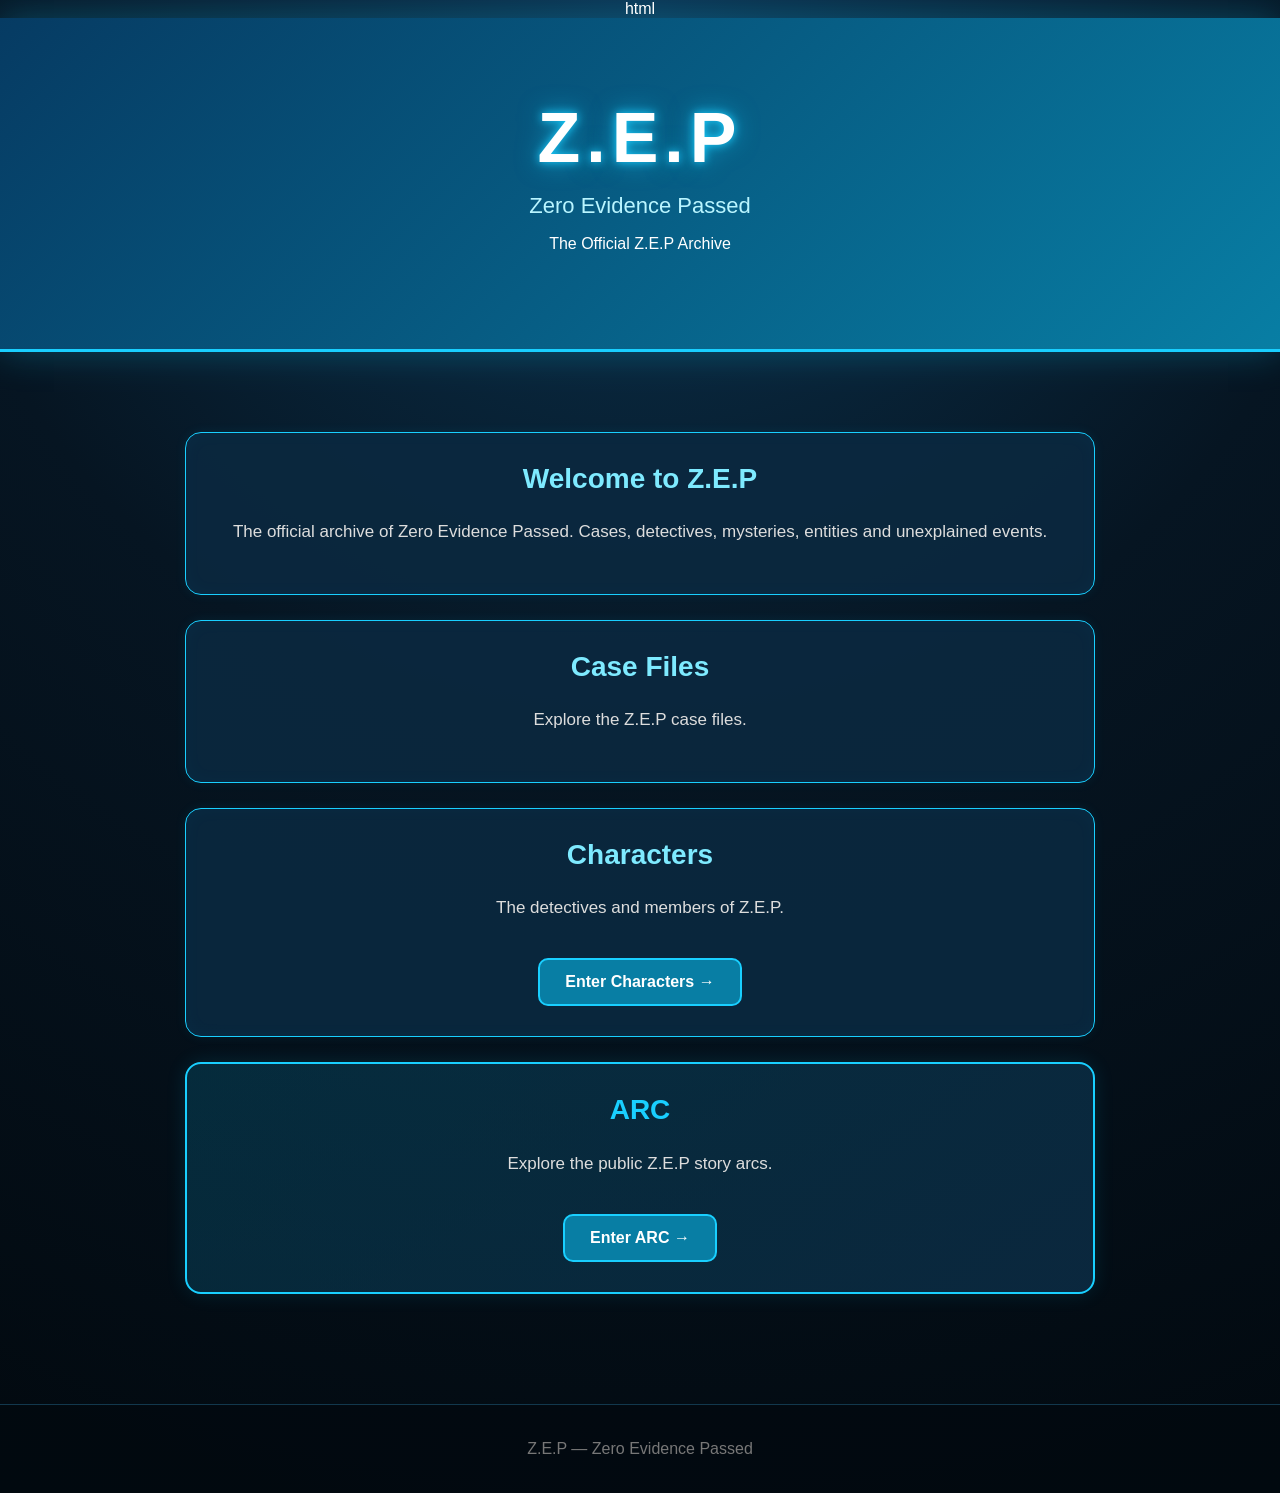
<file: index.html>
html
<!DOCTYPE html>
<html lang="en">
<head>
    <meta charset="UTF-8">
    <meta name="viewport" content="width=device-width, initial-scale=1.0">

    <title>Z.E.P — Zero Evidence Passed</title>

    <link rel="icon" type="image/png"
        href="ChatGPT%20Image%2027%20sept.%202026,%2023_31_23.png">

    <!-- Z.E.P Website Styles -->
    <link rel="stylesheet" href="style.css">
</head>

<body>

    <header>
        <h1>Z.E.P</h1>

        <p class="subtitle">
            Zero Evidence Passed
        </p>

        <p>
            The Official Z.E.P Archive
        </p>
    </header>

    <section>

        <div class="card">
            <h2>Welcome to Z.E.P</h2>

            <p>
                The official archive of Zero Evidence Passed.
                Cases, detectives, mysteries, entities and unexplained events.
            </p>
        </div>


        <div class="card">
            <h2>Case Files</h2>

            <p>
                Explore the Z.E.P case files.
            </p>
        </div>


        <div class="card">
            <h2>Characters</h2>

            <p>
                The detectives and members of Z.E.P.
            </p>

            <a class="button" href="characters.html">
                Enter Characters →
            </a>
        </div>


        <div class="card arc-card">
            <h2>ARC</h2>

            <p>
                Explore the public Z.E.P story arcs.
            </p>

            <a class="button" href="arcs.html">
                Enter ARC →
            </a>
        </div>

    </section>


    <footer>
        Z.E.P — Zero Evidence Passed
    </footer>

</body>
</html>
</file>
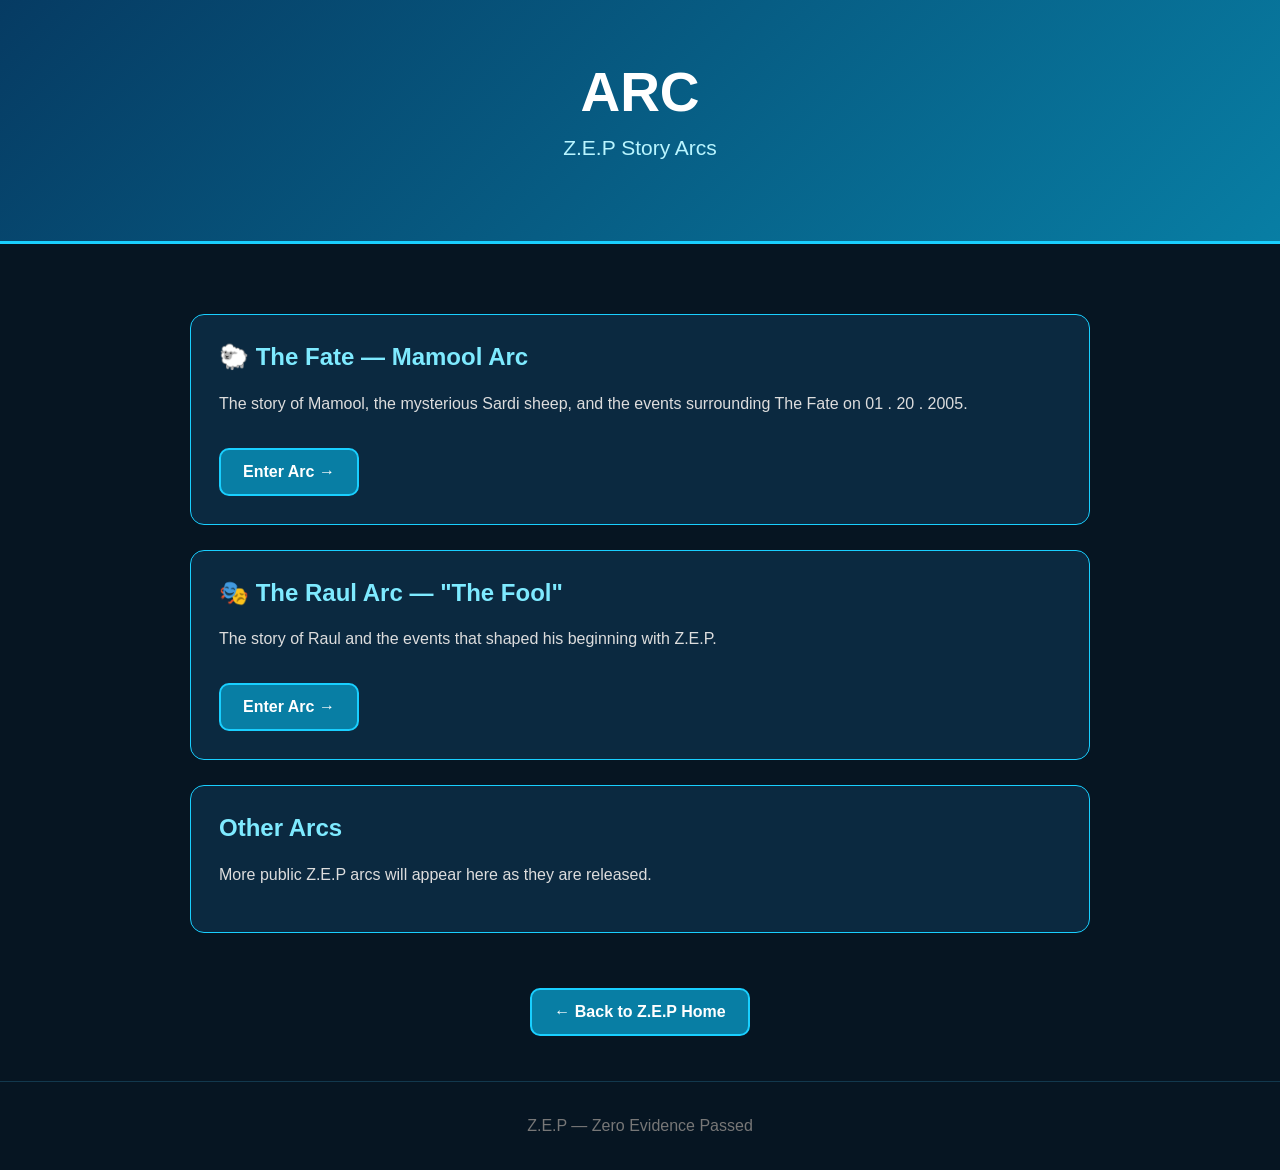
<file: arcs.html>
<!DOCTYPE html>
<html lang="en">
<head>
    <meta charset="UTF-8">
    <meta name="viewport" content="width=device-width, initial-scale=1.0">

    <title>Z.E.P — Arcs</title>

    <link rel="icon" type="image/png" href="ChatGPT%20Image%2027%20sept.%202026,%2023_31_23.png">

    <style>
        body {
            margin: 0;
            font-family: Arial, sans-serif;
            background: #061522;
            color: white;
        }

        header {
            padding: 60px 20px;
            text-align: center;
            background: linear-gradient(135deg, #063b63, #087ea4);
            border-bottom: 3px solid #19cfff;
        }

        h1 {
            font-size: 55px;
            margin: 0;
        }

        .subtitle {
            color: #b9f5ff;
            font-size: 21px;
            margin-top: 12px;
        }

        section {
            max-width: 900px;
            margin: auto;
            padding: 45px 20px;
        }

        .arc {
            background: #0b2940;
            border: 1px solid #19cfff;
            border-radius: 14px;
            padding: 28px;
            margin: 25px 0;
        }

        .arc h2 {
            color: #7eeaff;
            margin-top: 0;
        }

        .arc p {
            color: #dddddd;
            line-height: 1.6;
        }

        .button {
            display: inline-block;
            margin-top: 15px;
            padding: 13px 22px;
            background: #087ea4;
            border: 2px solid #19cfff;
            border-radius: 10px;
            color: white;
            text-decoration: none;
            font-weight: bold;
        }

        .button:hover {
            background: #19cfff;
            color: #061522;
        }

        .back {
            text-align: center;
            margin-top: 40px;
        }

        footer {
            text-align: center;
            padding: 35px;
            color: #777;
            border-top: 1px solid #12384d;
        }
    </style>
</head>

<body>

<header>
    <h1>ARC</h1>
    <p class="subtitle">Z.E.P Story Arcs</p>
</header>

<section>

    <!-- MAMOOL ARC -->

    <div class="arc">
        <h2>🐑 The Fate — Mamool Arc</h2>

        <p>
            The story of Mamool, the mysterious Sardi sheep,
            and the events surrounding The Fate on 01 . 20 . 2005.
        </p>

        <a class="button" href="mamool.html">
            Enter Arc →
        </a>
    </div>


    <!-- RAUL ARC -->

    <div class="arc">
        <h2>🎭 The Raul Arc — "The Fool"</h2>

        <p>
            The story of Raul and the events that shaped
            his beginning with Z.E.P.
        </p>

        <a class="button" href="raul.html">
            Enter Arc →
        </a>
    </div>


    <!-- OTHER ARCS -->

    <div class="arc">
        <h2>Other Arcs</h2>

        <p>
            More public Z.E.P arcs will appear here as they are released.
        </p>
    </div>


    <!-- BACK BUTTON -->

    <div class="back">
        <a class="button" href="index.html">
            ← Back to Z.E.P Home
        </a>
    </div>

</section>

<footer>
    Z.E.P — Zero Evidence Passed
</footer>

</body>
</html>
</file>
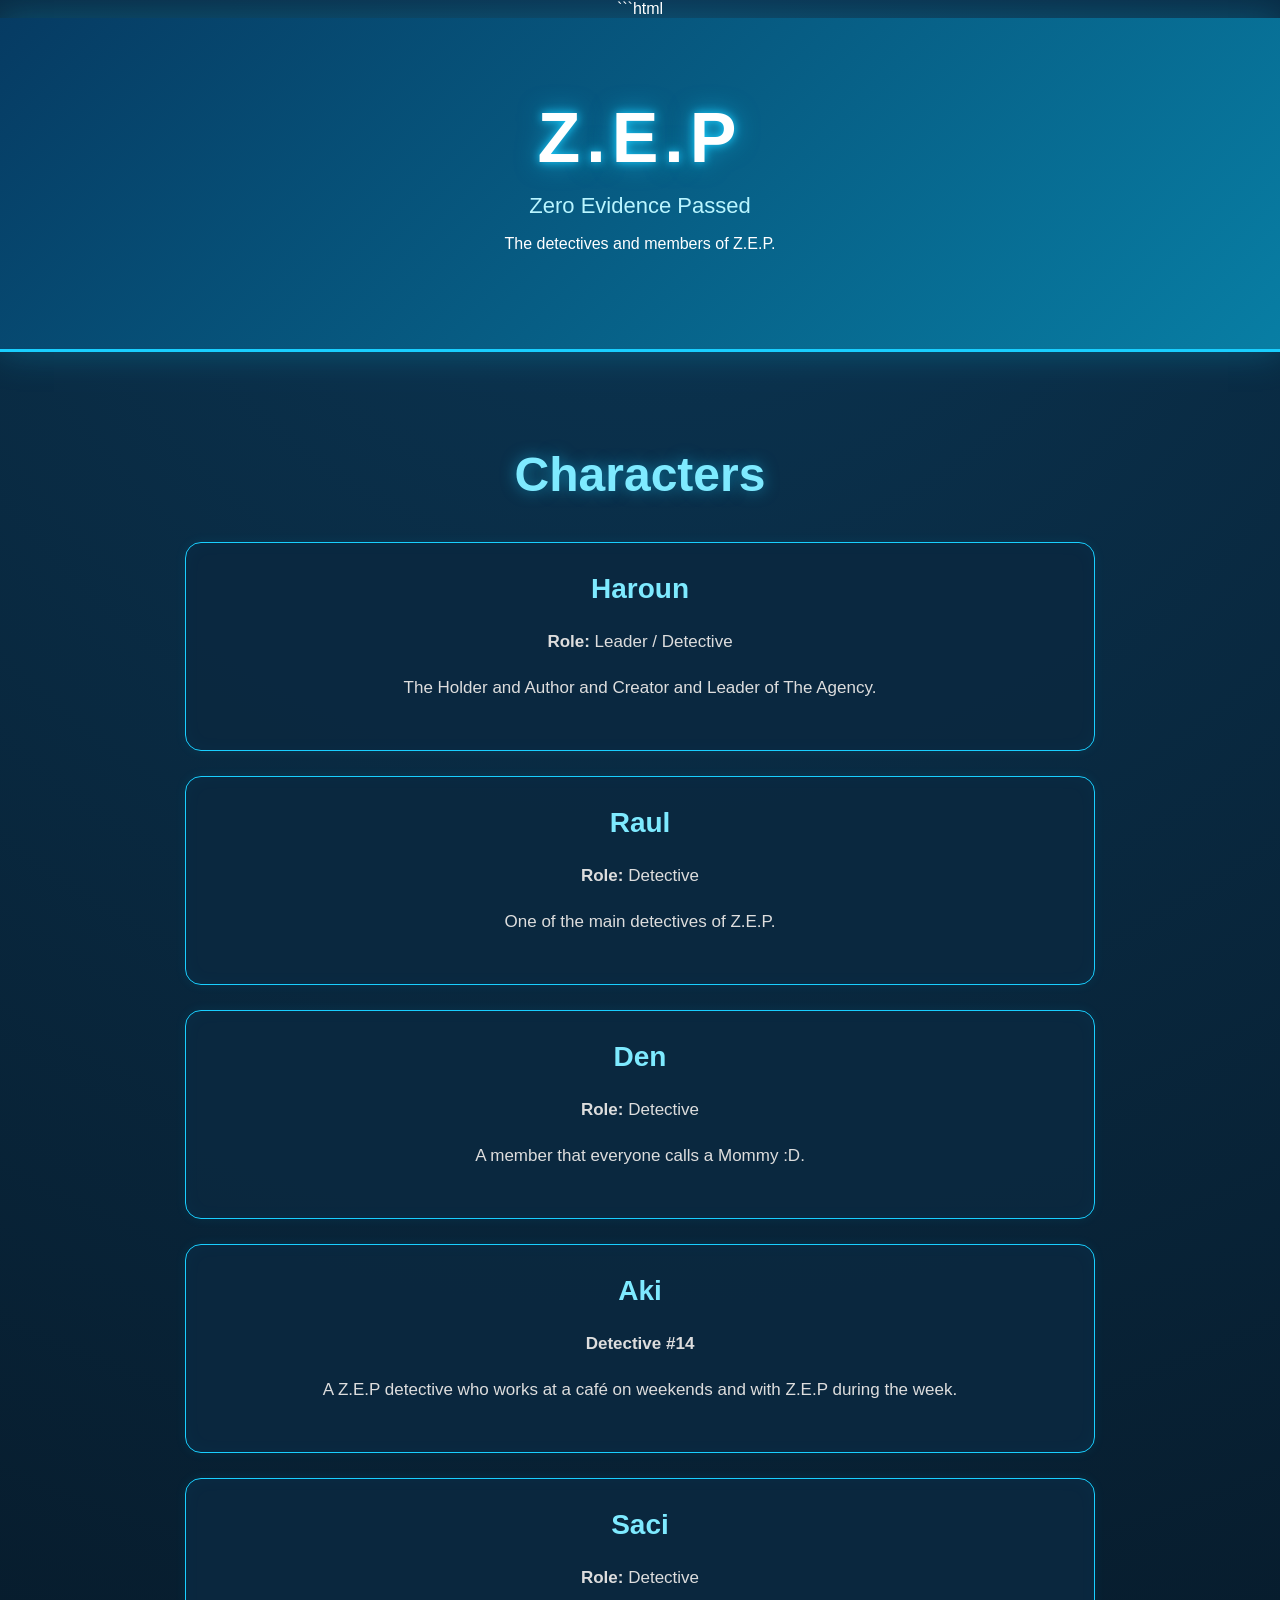
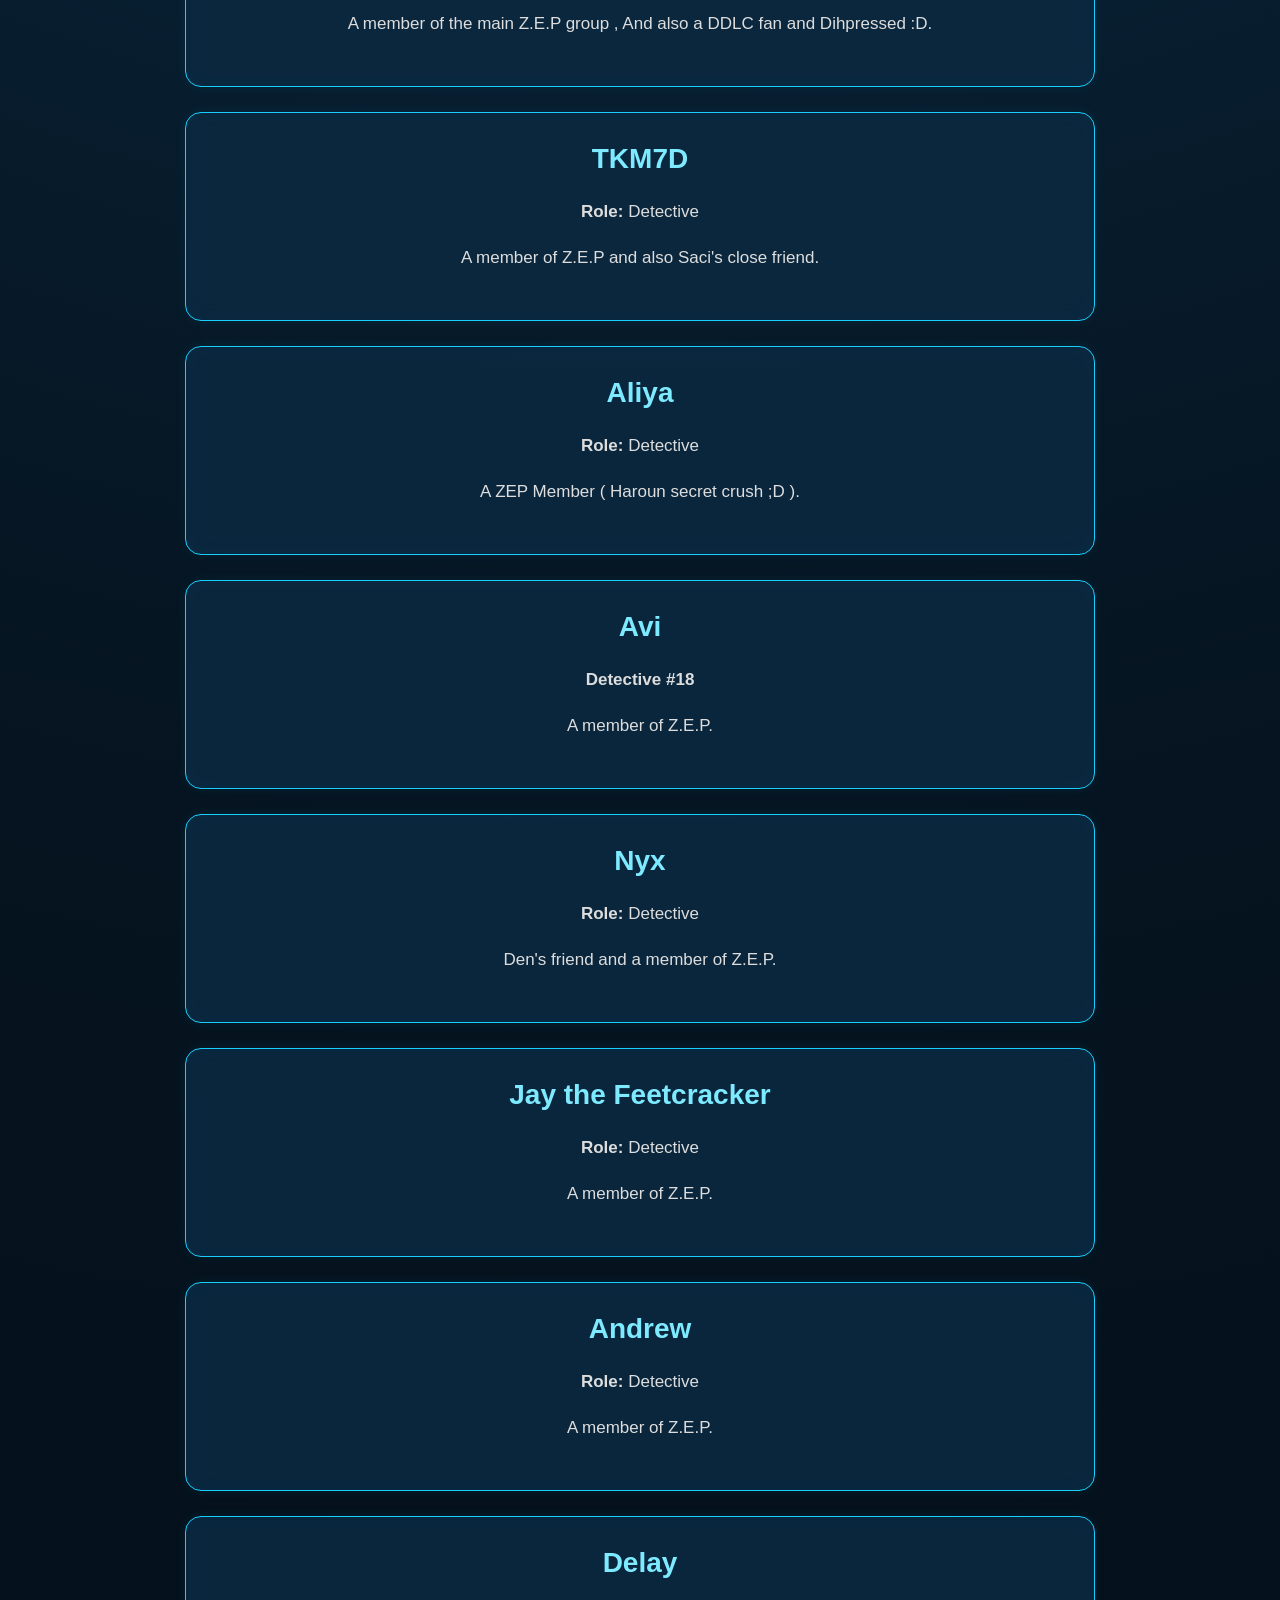
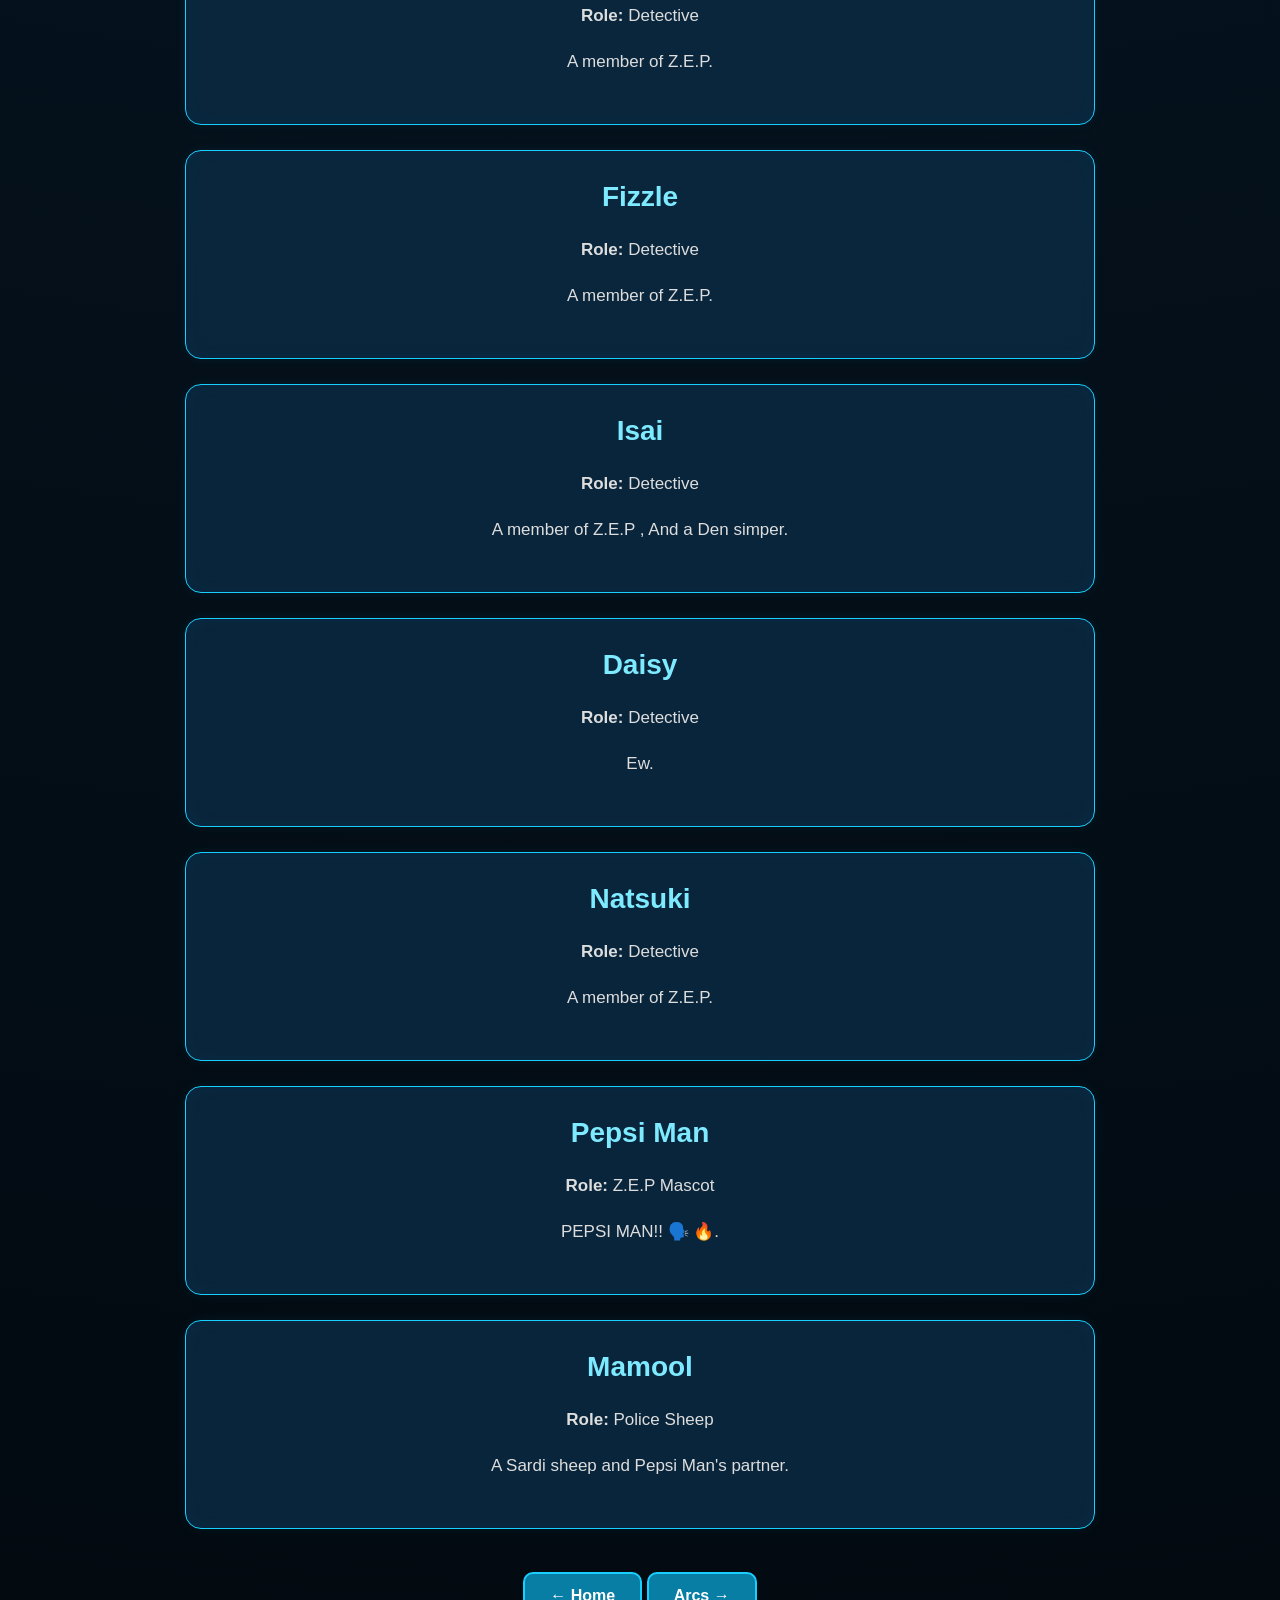
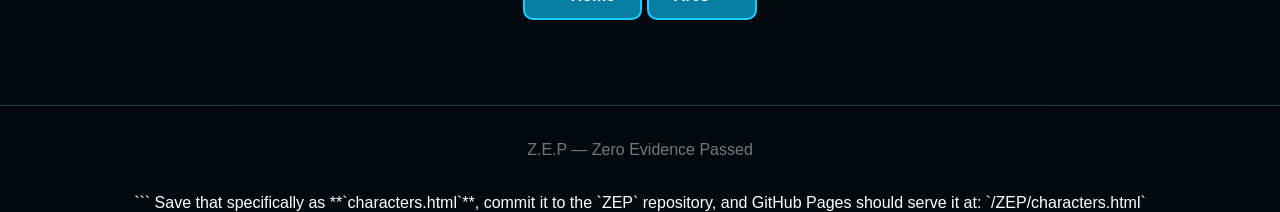
<file: characters.html>
```html
<!DOCTYPE html>
<html lang="en">
<head>
    <meta charset="UTF-8">
    <meta name="viewport" content="width=device-width, initial-scale=1.0">

    <title>Z.E.P — Characters</title>

    <link rel="icon" type="image/png"
        href="ChatGPT%20Image%2027%20sept.%202026,%2023_31_23.png">

    <link rel="stylesheet" href="style.css">
</head>

<body>

    <header>
        <h1>Z.E.P</h1>

        <p class="subtitle">
            Zero Evidence Passed
        </p>

        <p>
            The detectives and members of Z.E.P.
        </p>
    </header>


    <section>

        <h1 class="page-title">
            Characters
        </h1>


        <div class="card">
            <h2>Haroun</h2>
            <p><strong>Role:</strong> Leader / Detective</p>
            <p>The Holder and Author and Creator and Leader of The Agency.</p>
        </div>


        <div class="card">
            <h2>Raul</h2>
            <p><strong>Role:</strong> Detective</p>
            <p>One of the main detectives of Z.E.P.</p>
        </div>


        <div class="card">
            <h2>Den</h2>
            <p><strong>Role:</strong> Detective</p>
            <p>A member that everyone calls a Mommy :D.</p>
        </div>


        <div class="card">
            <h2>Aki</h2>
            <p><strong>Detective #14</strong></p>
            <p>
                A Z.E.P detective who works at a café on weekends
                and with Z.E.P during the week.
            </p>
        </div>


        <div class="card">
            <h2>Saci</h2>
            <p><strong>Role:</strong> Detective</p>
            <p>A member of the main Z.E.P group , And also a DDLC fan and Dihpressed :D.</p>
        </div>


        <div class="card">
            <h2>TKM7D</h2>
            <p><strong>Role:</strong> Detective</p>
            <p>A member of Z.E.P and also Saci's close friend.</p>
        </div>


        <div class="card">
            <h2>Aliya</h2>
            <p><strong>Role:</strong> Detective</p>
            <p>A ZEP Member ( Haroun secret crush ;D ).</p>
        </div>


        <div class="card">
            <h2>Avi</h2>
            <p><strong>Detective #18</strong></p>
            <p>A member of Z.E.P.</p>
        </div>


        <div class="card">
            <h2>Nyx</h2>
            <p><strong>Role:</strong> Detective</p>
            <p>Den's friend and a member of Z.E.P.</p>
        </div>


        <div class="card">
            <h2>Jay the Feetcracker</h2>
            <p><strong>Role:</strong> Detective</p>
            <p>A member of Z.E.P.</p>
        </div>


        <div class="card">
            <h2>Andrew</h2>
            <p><strong>Role:</strong> Detective</p>
            <p>A member of Z.E.P.</p>
        </div>


        <div class="card">
            <h2>Delay</h2>
            <p><strong>Role:</strong> Detective</p>
            <p>A member of Z.E.P.</p>
        </div>


        <div class="card">
            <h2>Fizzle</h2>
            <p><strong>Role:</strong> Detective</p>
            <p>A member of Z.E.P.</p>
        </div>


        <div class="card">
            <h2>Isai</h2>
            <p><strong>Role:</strong> Detective</p>
            <p>A member of Z.E.P , And a Den simper.</p>
        </div>


        <div class="card">
            <h2>Daisy</h2>
            <p><strong>Role:</strong> Detective</p>
            <p>Ew.</p>
        </div>


        <div class="card">
            <h2>Natsuki</h2>
            <p><strong>Role:</strong> Detective</p>
            <p>A member of Z.E.P.</p>
        </div>


        <div class="card">
            <h2>Pepsi Man</h2>
            <p><strong>Role:</strong> Z.E.P Mascot</p>
            <p>
                PEPSI MAN!! 🗣️ 🔥.
            </p>
        </div>


        <div class="card">
            <h2>Mamool</h2>
            <p><strong>Role:</strong> Police Sheep</p>
            <p>
                A Sardi sheep and Pepsi Man's partner.
            </p>
        </div>


        <div>
            <a class="button" href="index.html">
                ← Home
            </a>

            <a class="button" href="arcs.html">
                Arcs →
            </a>
        </div>

    </section>


    <footer>
        Z.E.P — Zero Evidence Passed
    </footer>

</body>
</html>
```

Save that specifically as **`characters.html`**, commit it to the `ZEP` repository, and GitHub Pages should serve it at:

`/ZEP/characters.html`
</file>
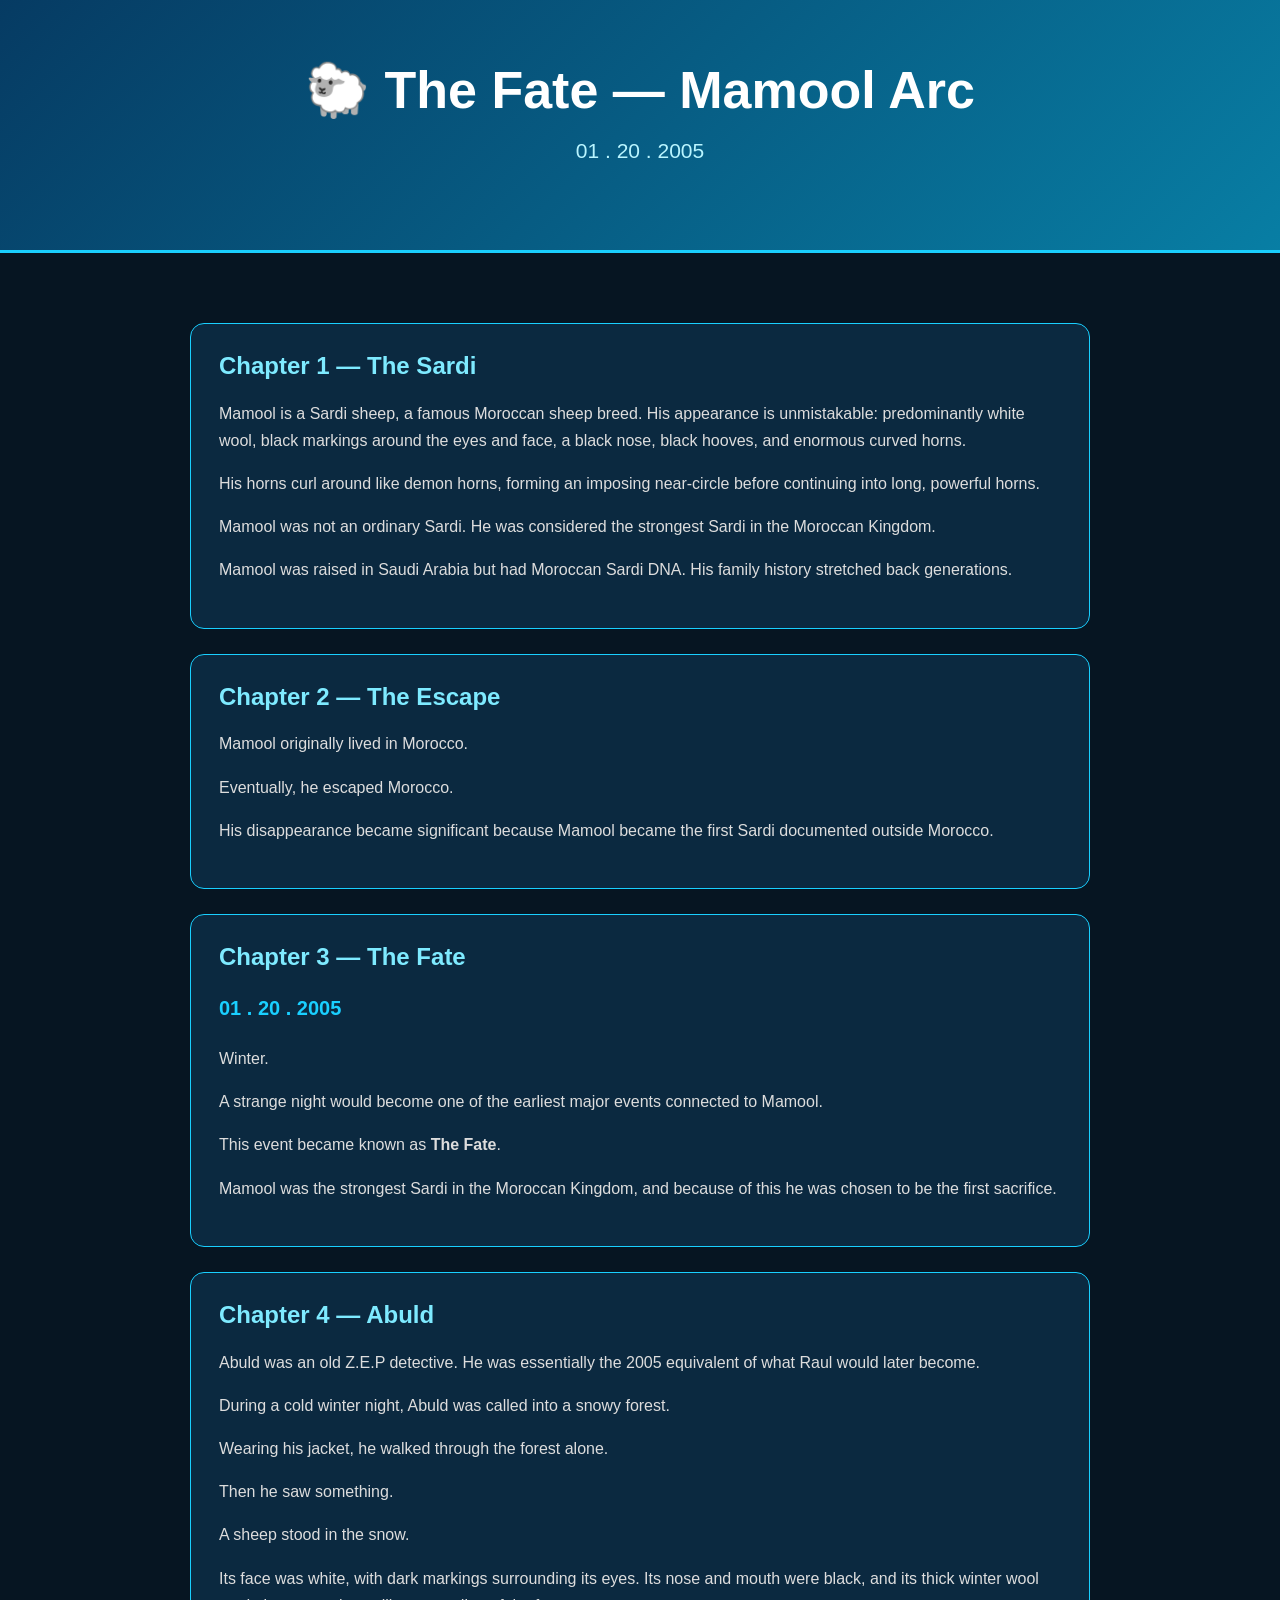
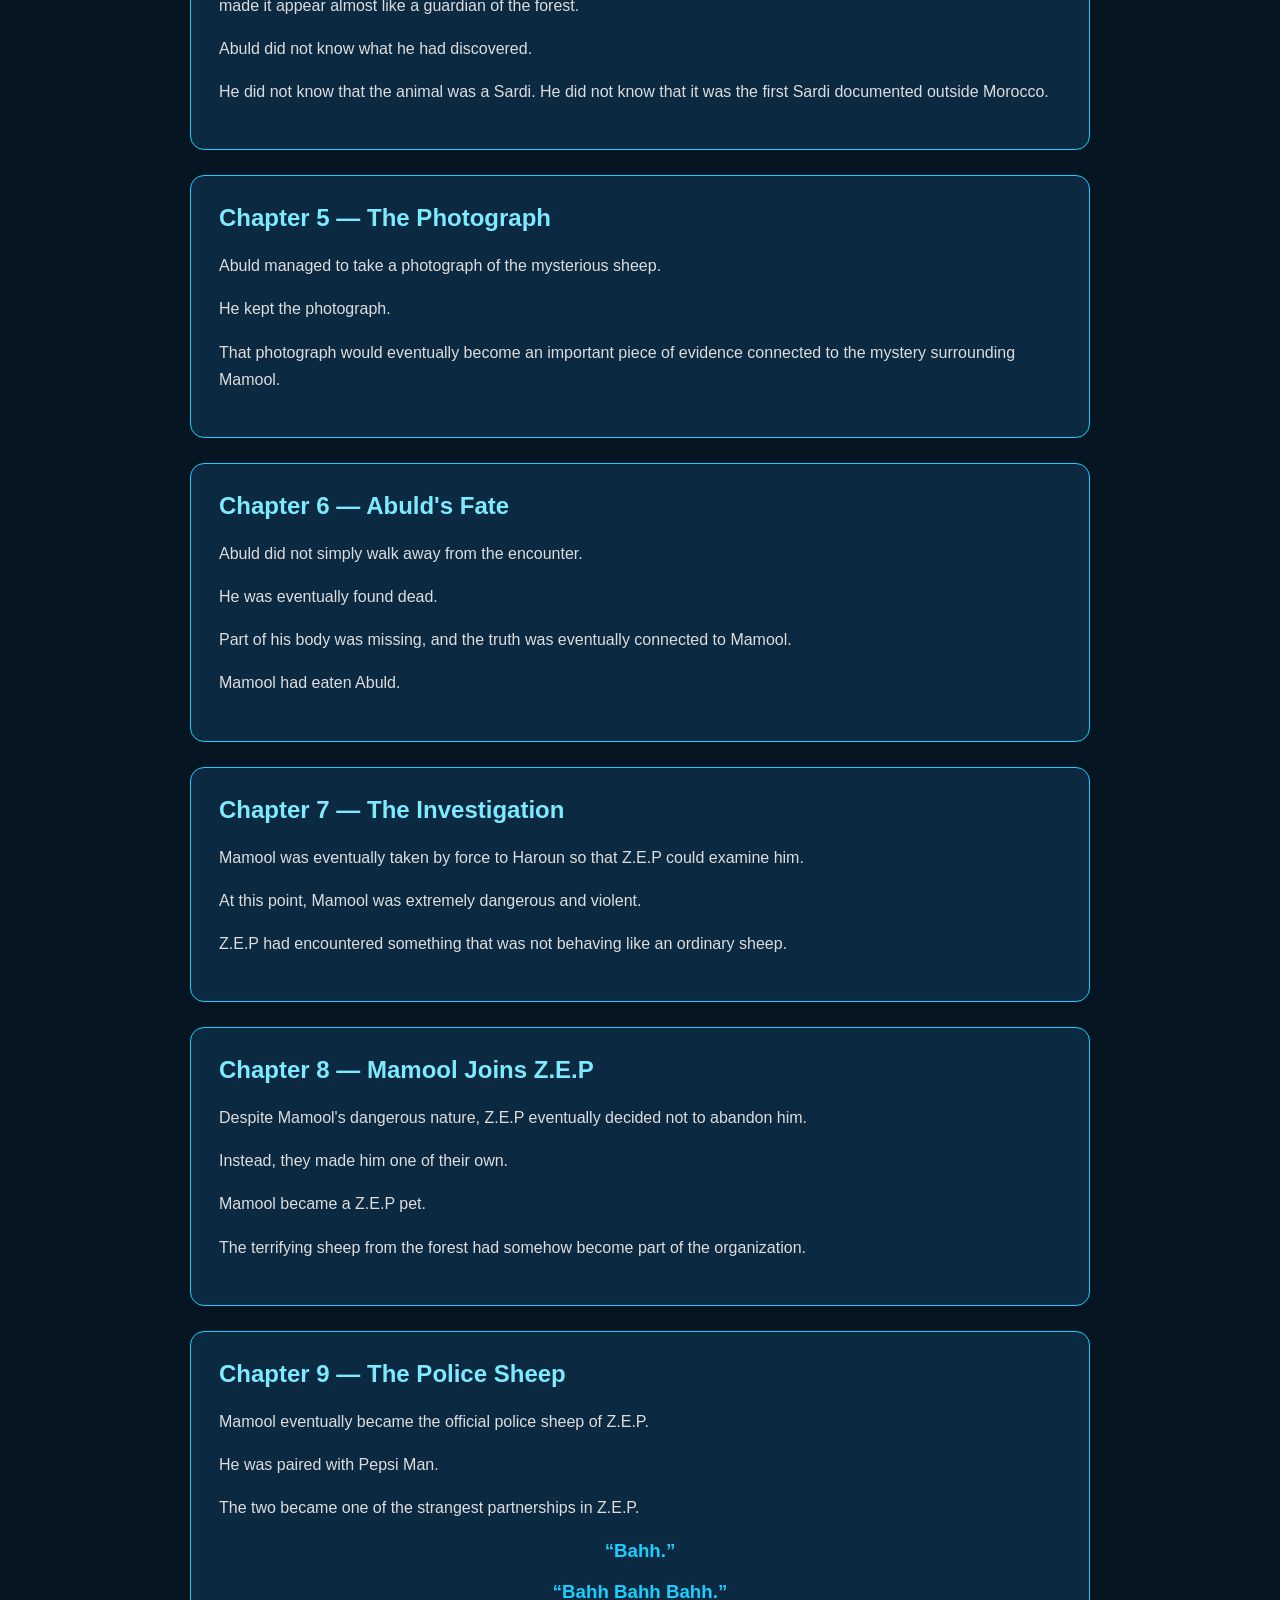
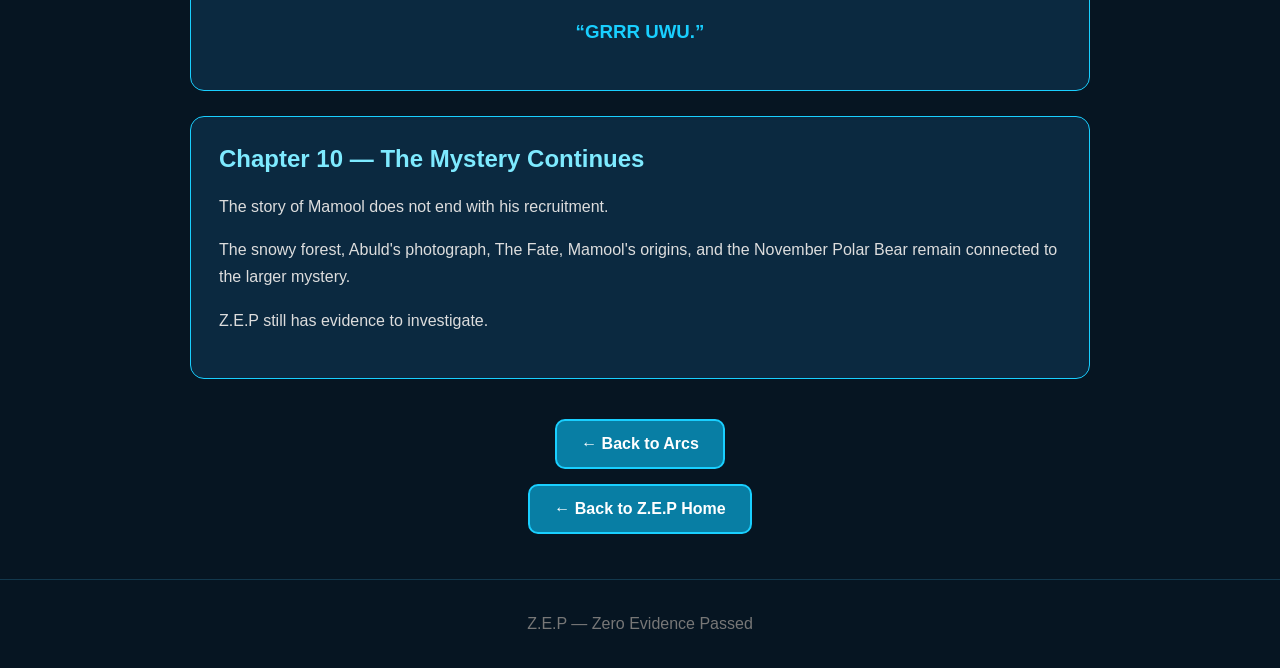
<file: mamool.html>
<!DOCTYPE html>
<html lang="en">
<head>
    <meta charset="UTF-8">
    <meta name="viewport" content="width=device-width, initial-scale=1.0">

    <title>Z.E.P — The Fate — Mamool Arc</title>

    <link rel="icon" type="image/png" href="ChatGPT%20Image%2027%20sept.%202026,%2023_31_23.png">

    <style>
        body {
            margin: 0;
            font-family: Arial, sans-serif;
            background: #061522;
            color: white;
        }

        header {
            padding: 60px 20px;
            text-align: center;
            background: linear-gradient(135deg, #063b63, #087ea4);
            border-bottom: 3px solid #19cfff;
        }

        h1 {
            font-size: 52px;
            margin: 0;
        }

        .subtitle {
            color: #b9f5ff;
            font-size: 21px;
            margin-top: 12px;
        }

        section {
            max-width: 900px;
            margin: auto;
            padding: 45px 20px;
        }

        .chapter {
            background: #0b2940;
            border: 1px solid #19cfff;
            border-radius: 14px;
            padding: 28px;
            margin: 25px 0;
        }

        h2 {
            color: #7eeaff;
            margin-top: 0;
        }

        h3 {
            color: #19cfff;
            text-align: center;
        }

        p {
            line-height: 1.7;
            color: #dddddd;
        }

        .date {
            color: #19cfff;
            font-weight: bold;
            font-size: 20px;
        }

        .button {
            display: inline-block;
            margin-top: 15px;
            padding: 14px 24px;
            background: #087ea4;
            border: 2px solid #19cfff;
            border-radius: 10px;
            color: white;
            text-decoration: none;
            font-weight: bold;
        }

        .button:hover {
            background: #19cfff;
            color: #061522;
        }

        footer {
            text-align: center;
            padding: 35px;
            color: #777;
            border-top: 1px solid #12384d;
        }
    </style>
</head>

<body>

<header>
    <h1>🐑 The Fate — Mamool Arc</h1>
    <p class="subtitle">01 . 20 . 2005</p>
</header>

<section>

    <div class="chapter">
        <h2>Chapter 1 — The Sardi</h2>

        <p>
            Mamool is a Sardi sheep, a famous Moroccan sheep breed.
            His appearance is unmistakable: predominantly white wool,
            black markings around the eyes and face, a black nose,
            black hooves, and enormous curved horns.
        </p>

        <p>
            His horns curl around like demon horns, forming an imposing
            near-circle before continuing into long, powerful horns.
        </p>

        <p>
            Mamool was not an ordinary Sardi.
            He was considered the strongest Sardi in the Moroccan Kingdom.
        </p>

        <p>
            Mamool was raised in Saudi Arabia but had Moroccan Sardi DNA.
            His family history stretched back generations.
        </p>

       
    </div>

    <div class="chapter">
        <h2>Chapter 2 — The Escape</h2>

        <p>
            Mamool originally lived in Morocco.
        </p>

        <p>
            Eventually, he escaped Morocco.
        </p>

        <p>
            His disappearance became significant because Mamool became
            the first Sardi documented outside Morocco.
        </p>
    </div>

    <div class="chapter">
        <h2>Chapter 3 — The Fate</h2>

        <p class="date">01 . 20 . 2005</p>

        <p>
            Winter.
        </p>

        <p>
            A strange night would become one of the earliest major events
            connected to Mamool.
        </p>

        <p>
            This event became known as <strong>The Fate</strong>.
        </p>

        <p>
            Mamool was the strongest Sardi in the Moroccan Kingdom,
            and because of this he was chosen to be the first sacrifice.
        </p>
    </div>

    <div class="chapter">
        <h2>Chapter 4 — Abuld</h2>

        <p>
            Abuld was an old Z.E.P detective.
            He was essentially the 2005 equivalent of what Raul would
            later become.
        </p>

        <p>
            During a cold winter night, Abuld was called into a snowy
            forest.
        </p>

        <p>
            Wearing his jacket, he walked through the forest alone.
        </p>

        <p>
            Then he saw something.
        </p>

        <p>
            A sheep stood in the snow.
        </p>

        <p>
            Its face was white, with dark markings surrounding its eyes.
            Its nose and mouth were black, and its thick winter wool
            made it appear almost like a guardian of the forest.
        </p>

        <p>
            Abuld did not know what he had discovered.
        </p>

        <p>
            He did not know that the animal was a Sardi.
            He did not know that it was the first Sardi documented
            outside Morocco.
        </p>
    </div>

    <div class="chapter">
        <h2>Chapter 5 — The Photograph</h2>

        <p>
            Abuld managed to take a photograph of the mysterious sheep.
        </p>

        <p>
            He kept the photograph.
        </p>

        <p>
            That photograph would eventually become an important piece
            of evidence connected to the mystery surrounding Mamool.
        </p>
    </div>

    <div class="chapter">
        <h2>Chapter 6 — Abuld's Fate</h2>

        <p>
            Abuld did not simply walk away from the encounter.
        </p>

        <p>
            He was eventually found dead.
        </p>

        <p>
            Part of his body was missing, and the truth was eventually
            connected to Mamool.
        </p>

        <p>
            Mamool had eaten Abuld.
        </p>
    </div>

    <div class="chapter">
        <h2>Chapter 7 — The Investigation</h2>

        <p>
            Mamool was eventually taken by force to Haroun so that
            Z.E.P could examine him.
        </p>

        <p>
            At this point, Mamool was extremely dangerous and violent.
        </p>

        <p>
            Z.E.P had encountered something that was not behaving like
            an ordinary sheep.
        </p>
    </div>

    <div class="chapter">
        <h2>Chapter 8 — Mamool Joins Z.E.P</h2>

        <p>
            Despite Mamool's dangerous nature, Z.E.P eventually decided
            not to abandon him.
        </p>

        <p>
            Instead, they made him one of their own.
        </p>

        <p>
            Mamool became a Z.E.P pet.
        </p>

        <p>
            The terrifying sheep from the forest had somehow become part
            of the organization.
        </p>
    </div>

    <div class="chapter">
        <h2>Chapter 9 — The Police Sheep</h2>

        <p>
            Mamool eventually became the official police sheep of Z.E.P.
        </p>

        <p>
            He was paired with Pepsi Man.
        </p>

        <p>
            The two became one of the strangest partnerships in Z.E.P.
        </p>

        <h3>“Bahh.”</h3>
        <h3>“Bahh Bahh Bahh.”</h3>
        <h3>“GRRR UWU.”</h3>
    </div>

    <div class="chapter">
        <h2>Chapter 10 — The Mystery Continues</h2>

        <p>
            The story of Mamool does not end with his recruitment.
        </p>

        <p>
            The snowy forest, Abuld's photograph, The Fate, Mamool's
            origins, and the November Polar Bear remain connected to
            the larger mystery.
        </p>

        <p>
            Z.E.P still has evidence to investigate.
        </p>
    </div>

    <div style="text-align:center;">
        <a class="button" href="arcs.html">← Back to Arcs</a>
        <br>
        <a class="button" href="index.html">← Back to Z.E.P Home</a>
    </div>

</section>

<footer>
    Z.E.P — Zero Evidence Passed
</footer>

</body>
</html>
</file>
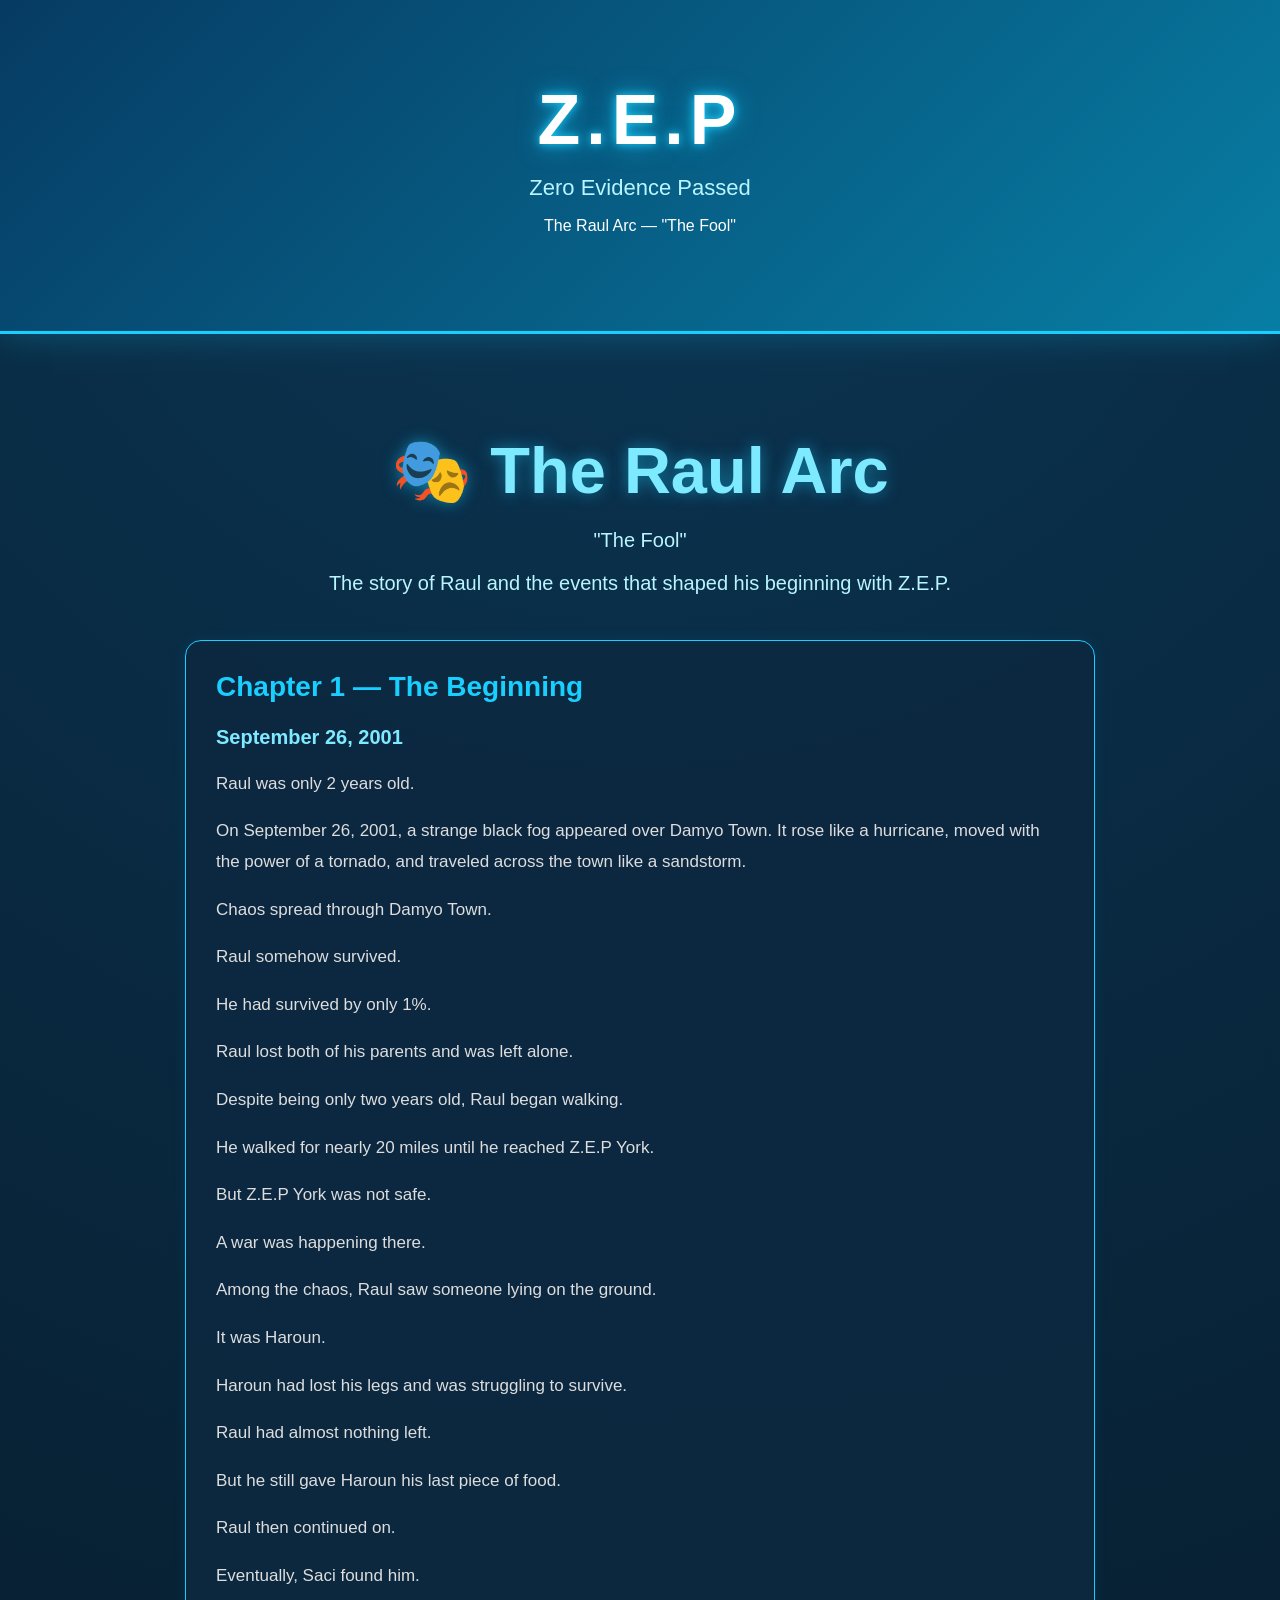
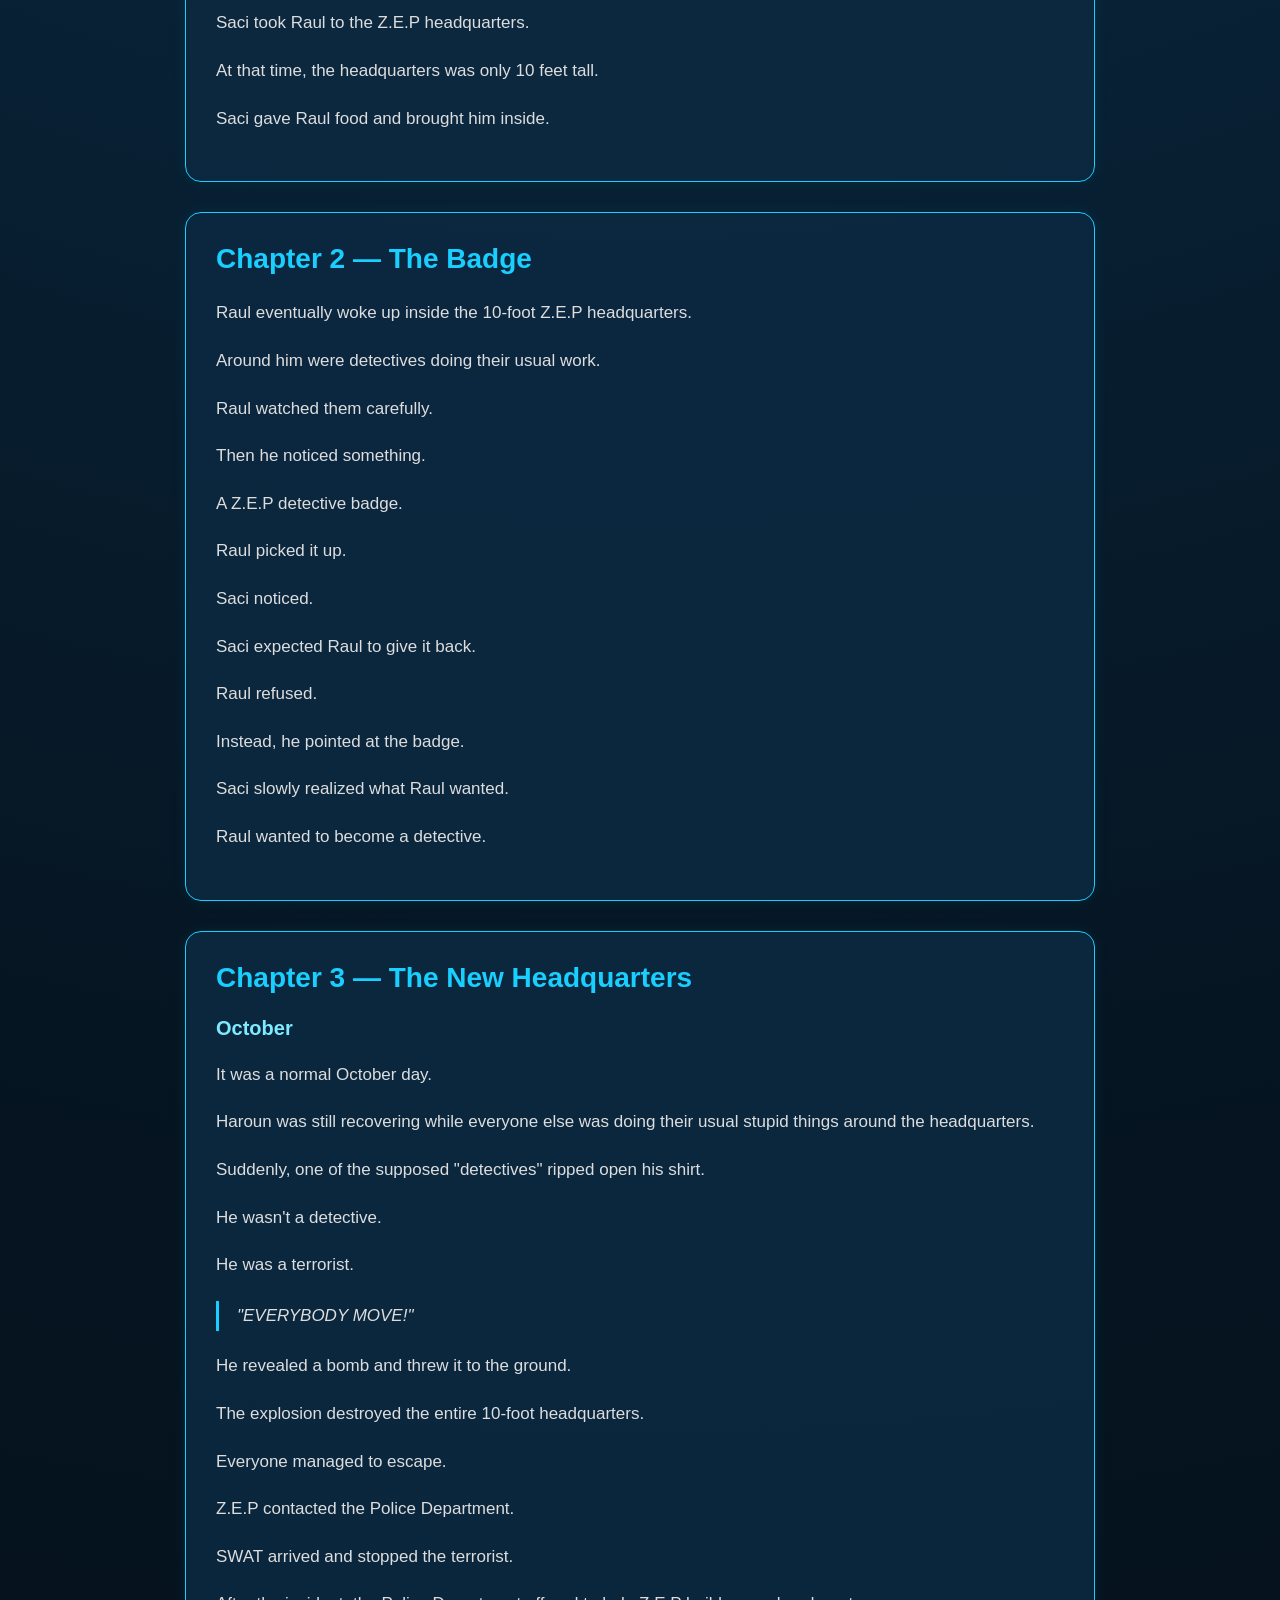
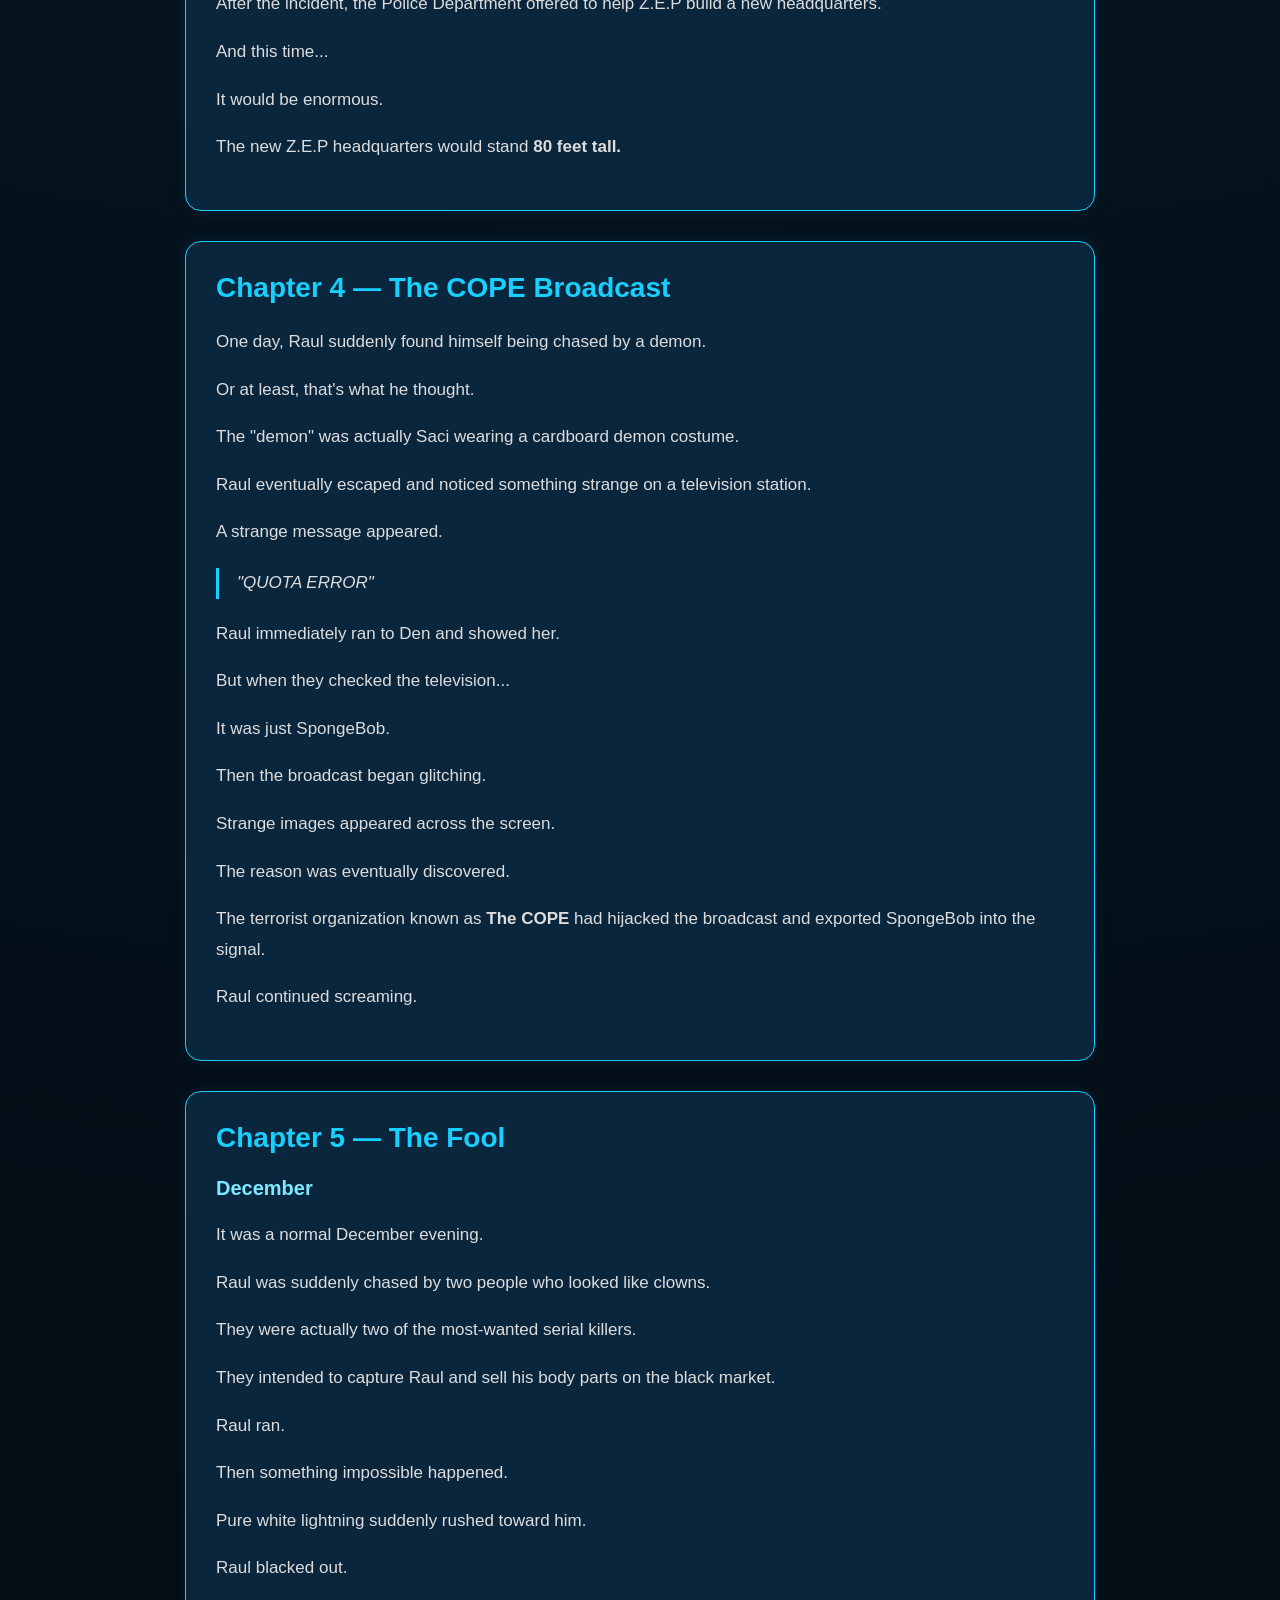
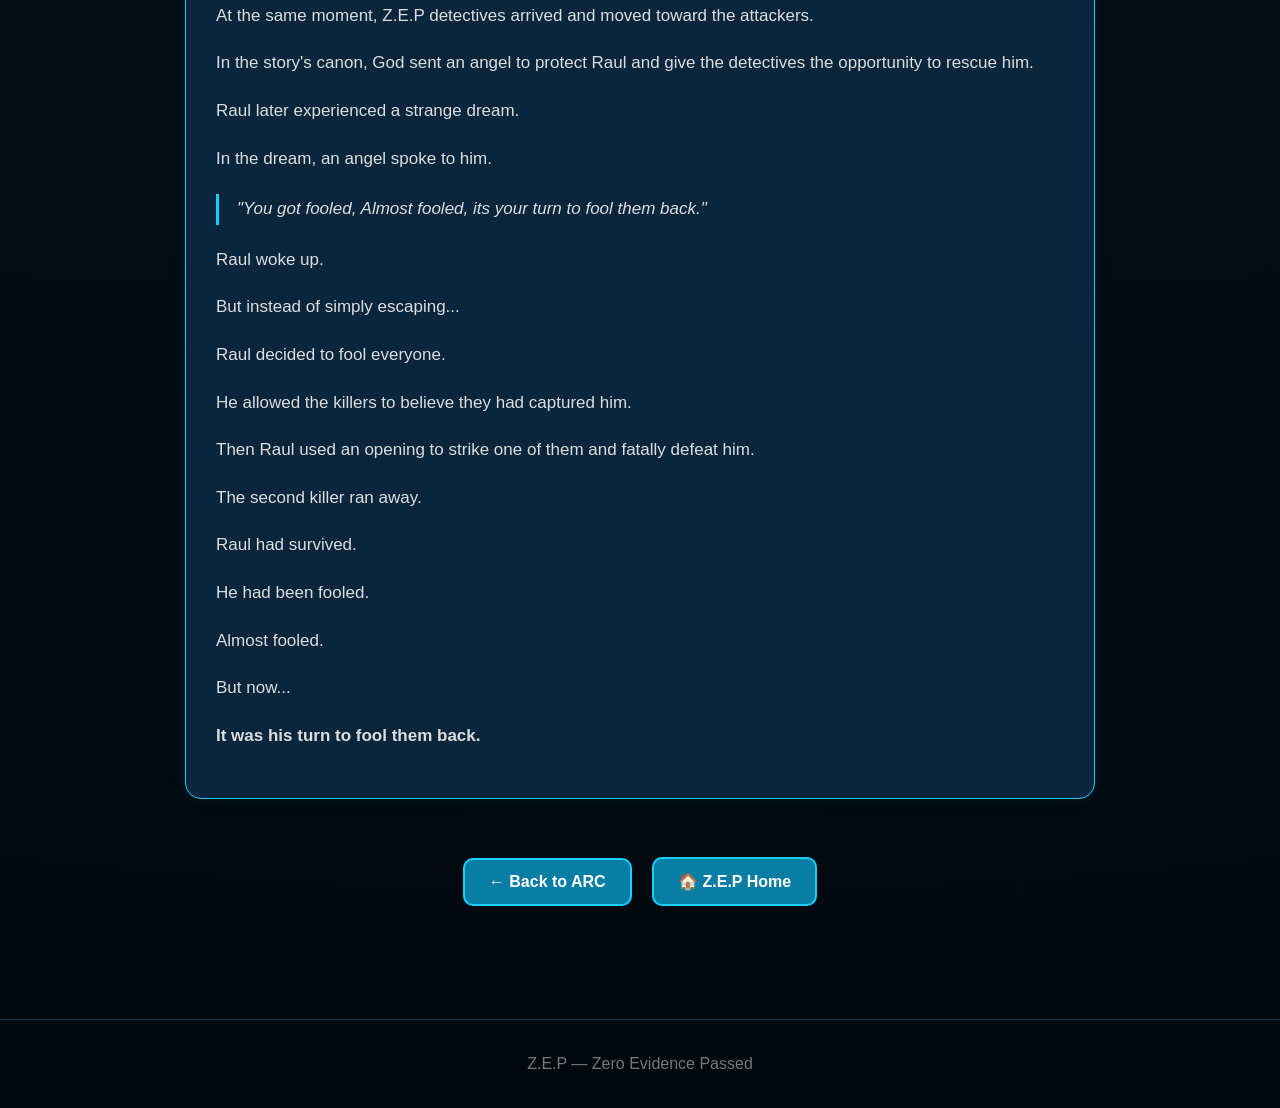
<file: raul.html>
<!DOCTYPE html>
<html lang="en">

<head>
    <meta charset="UTF-8">
    <meta name="viewport" content="width=device-width, initial-scale=1.0">

    <title>The Raul Arc — The Fool | Z.E.P</title>

    <link rel="icon" type="image/png"
        href="ChatGPT%20Image%2027%20sept.%202026,%2023_31_23.png">

    <link rel="stylesheet" href="style.css">

    <style>
        .story {
            max-width: 950px;
            margin: auto;
            padding: 55px 20px;
            text-align: left;
        }

        .story-header {
            text-align: center;
            margin-bottom: 45px;
        }

        .story-header h1 {
            font-size: clamp(40px, 7vw, 65px);
            color: #7eeaff;
            margin-bottom: 10px;

            text-shadow:
                0 0 15px rgba(25, 207, 255, 0.5);
        }

        .story-header p {
            color: #b9f5ff;
            font-size: 20px;
        }

        .chapter {
            background: rgba(11, 41, 64, 0.92);
            border: 1px solid #19cfff;
            border-radius: 16px;

            padding: 30px;
            margin: 30px 0;

            box-shadow:
                0 0 15px rgba(25, 207, 255, 0.08);

            transition:
                transform 0.25s ease,
                box-shadow 0.25s ease;
        }

        .chapter:hover {
            transform: translateY(-4px);

            box-shadow:
                0 0 25px rgba(25, 207, 255, 0.2);
        }

        .chapter h2 {
            color: #19cfff;
            margin-top: 0;
            font-size: 28px;
        }

        .chapter h3 {
            color: #7eeaff;
            font-size: 20px;
        }

        .chapter p {
            color: #dddddd;
            line-height: 1.8;
            font-size: 17px;
        }

        .quote {
            border-left: 3px solid #19cfff;
            padding-left: 18px;
            margin: 20px 0;

            color: #b9f5ff;
            font-style: italic;
        }

        .story-buttons {
            text-align: center;
            margin: 50px 0 20px;
        }

        .story-buttons a {
            display: inline-block;

            margin: 8px;
            padding: 13px 24px;

            background: #087ea4;
            border: 2px solid #19cfff;
            border-radius: 10px;

            color: white;
            text-decoration: none;
            font-weight: bold;

            transition:
                background 0.2s ease,
                color 0.2s ease,
                transform 0.2s ease;
        }

        .story-buttons a:hover {
            background: #19cfff;
            color: #061522;
            transform: translateY(-2px);
        }
    </style>
</head>

<body>

    <header>

        <h1>Z.E.P</h1>

        <p class="subtitle">
            Zero Evidence Passed
        </p>

        <p>
            The Raul Arc — "The Fool"
        </p>

    </header>


    <main class="story">

        <div class="story-header">

            <h1>🎭 The Raul Arc</h1>

            <p>
                "The Fool"
            </p>

            <p>
                The story of Raul and the events that shaped his beginning with Z.E.P.
            </p>

        </div>


        <!-- CHAPTER 1 -->

        <section class="chapter">

            <h2>Chapter 1 — The Beginning</h2>

            <h3>September 26, 2001</h3>

            <p>
                Raul was only 2 years old.
            </p>

            <p>
                On September 26, 2001, a strange black fog appeared over Damyo Town.
                It rose like a hurricane, moved with the power of a tornado,
                and traveled across the town like a sandstorm.
            </p>

            <p>
                Chaos spread through Damyo Town.
            </p>

            <p>
                Raul somehow survived.
            </p>

            <p>
                He had survived by only 1%.
            </p>

            <p>
                Raul lost both of his parents and was left alone.
            </p>

            <p>
                Despite being only two years old, Raul began walking.
            </p>

            <p>
                He walked for nearly 20 miles until he reached Z.E.P York.
            </p>

            <p>
                But Z.E.P York was not safe.
            </p>

            <p>
                A war was happening there.
            </p>

            <p>
                Among the chaos, Raul saw someone lying on the ground.
            </p>

            <p>
                It was Haroun.
            </p>

            <p>
                Haroun had lost his legs and was struggling to survive.
            </p>

            <p>
                Raul had almost nothing left.
            </p>

            <p>
                But he still gave Haroun his last piece of food.
            </p>

            <p>
                Raul then continued on.
            </p>

            <p>
                Eventually, Saci found him.
            </p>

            <p>
                Saci took Raul to the Z.E.P headquarters.
            </p>

            <p>
                At that time, the headquarters was only 10 feet tall.
            </p>

            <p>
                Saci gave Raul food and brought him inside.
            </p>

        </section>


        <!-- CHAPTER 2 -->

        <section class="chapter">

            <h2>Chapter 2 — The Badge</h2>

            <p>
                Raul eventually woke up inside the 10-foot Z.E.P headquarters.
            </p>

            <p>
                Around him were detectives doing their usual work.
            </p>

            <p>
                Raul watched them carefully.
            </p>

            <p>
                Then he noticed something.
            </p>

            <p>
                A Z.E.P detective badge.
            </p>

            <p>
                Raul picked it up.
            </p>

            <p>
                Saci noticed.
            </p>

            <p>
                Saci expected Raul to give it back.
            </p>

            <p>
                Raul refused.
            </p>

            <p>
                Instead, he pointed at the badge.
            </p>

            <p>
                Saci slowly realized what Raul wanted.
            </p>

            <p>
                Raul wanted to become a detective.
            </p>

        </section>


        <!-- CHAPTER 3 -->

        <section class="chapter">

            <h2>Chapter 3 — The New Headquarters</h2>

            <h3>October</h3>

            <p>
                It was a normal October day.
            </p>

            <p>
                Haroun was still recovering while everyone else was doing
                their usual stupid things around the headquarters.
            </p>

            <p>
                Suddenly, one of the supposed "detectives" ripped open his shirt.
            </p>

            <p>
                He wasn't a detective.
            </p>

            <p>
                He was a terrorist.
            </p>

            <p class="quote">
                "EVERYBODY MOVE!"
            </p>

            <p>
                He revealed a bomb and threw it to the ground.
            </p>

            <p>
                The explosion destroyed the entire 10-foot headquarters.
            </p>

            <p>
                Everyone managed to escape.
            </p>

            <p>
                Z.E.P contacted the Police Department.
            </p>

            <p>
                SWAT arrived and stopped the terrorist.
            </p>

            <p>
                After the incident, the Police Department offered to help
                Z.E.P build a new headquarters.
            </p>

            <p>
                And this time...
            </p>

            <p>
                It would be enormous.
            </p>

            <p>
                The new Z.E.P headquarters would stand
                <strong>80 feet tall.</strong>
            </p>

        </section>


        <!-- CHAPTER 4 -->

        <section class="chapter">

            <h2>Chapter 4 — The COPE Broadcast</h2>

            <p>
                One day, Raul suddenly found himself being chased by a demon.
            </p>

            <p>
                Or at least, that's what he thought.
            </p>

            <p>
                The "demon" was actually Saci wearing a cardboard demon costume.
            </p>

            <p>
                Raul eventually escaped and noticed something strange
                on a television station.
            </p>

            <p>
                A strange message appeared.
            </p>

            <p class="quote">
                "QUOTA ERROR"
            </p>

            <p>
                Raul immediately ran to Den and showed her.
            </p>

            <p>
                But when they checked the television...
            </p>

            <p>
                It was just SpongeBob.
            </p>

            <p>
                Then the broadcast began glitching.
            </p>

            <p>
                Strange images appeared across the screen.
            </p>

            <p>
                The reason was eventually discovered.
            </p>

            <p>
                The terrorist organization known as <strong>The COPE</strong>
                had hijacked the broadcast and exported SpongeBob into the signal.
            </p>

            <p>
                Raul continued screaming.
            </p>

        </section>


        <!-- CHAPTER 5 -->

        <section class="chapter">

            <h2>Chapter 5 — The Fool</h2>

            <h3>December</h3>

            <p>
                It was a normal December evening.
            </p>

            <p>
                Raul was suddenly chased by two people who looked like clowns.
            </p>

            <p>
                They were actually two of the most-wanted serial killers.
            </p>

            <p>
                They intended to capture Raul and sell his body parts
                on the black market.
            </p>

            <p>
                Raul ran.
            </p>

            <p>
                Then something impossible happened.
            </p>

            <p>
                Pure white lightning suddenly rushed toward him.
            </p>

            <p>
                Raul blacked out.
            </p>

            <p>
                At the same moment, Z.E.P detectives arrived
                and moved toward the attackers.
            </p>

            <p>
                In the story's canon, God sent an angel to protect Raul
                and give the detectives the opportunity to rescue him.
            </p>

            <p>
                Raul later experienced a strange dream.
            </p>

            <p>
                In the dream, an angel spoke to him.
            </p>

            <p class="quote">
                "You got fooled, Almost fooled, its your turn to fool them back."
            </p>

            <p>
                Raul woke up.
            </p>

            <p>
                But instead of simply escaping...
            </p>

            <p>
                Raul decided to fool everyone.
            </p>

            <p>
                He allowed the killers to believe they had captured him.
            </p>

            <p>
                Then Raul used an opening to strike one of them
                and fatally defeat him.
            </p>

            <p>
                The second killer ran away.
            </p>

            <p>
                Raul had survived.
            </p>

            <p>
                He had been fooled.
            </p>

            <p>
                Almost fooled.
            </p>

            <p>
                But now...
            </p>

            <p>
                <strong>It was his turn to fool them back.</strong>
            </p>

        </section>


        <div class="story-buttons">

            <a href="arcs.html">
                ← Back to ARC
            </a>

            <a href="index.html">
                🏠 Z.E.P Home
            </a>

        </div>

    </main>


    <footer>

        Z.E.P — Zero Evidence Passed

    </footer>

</body>

</html>
</file>
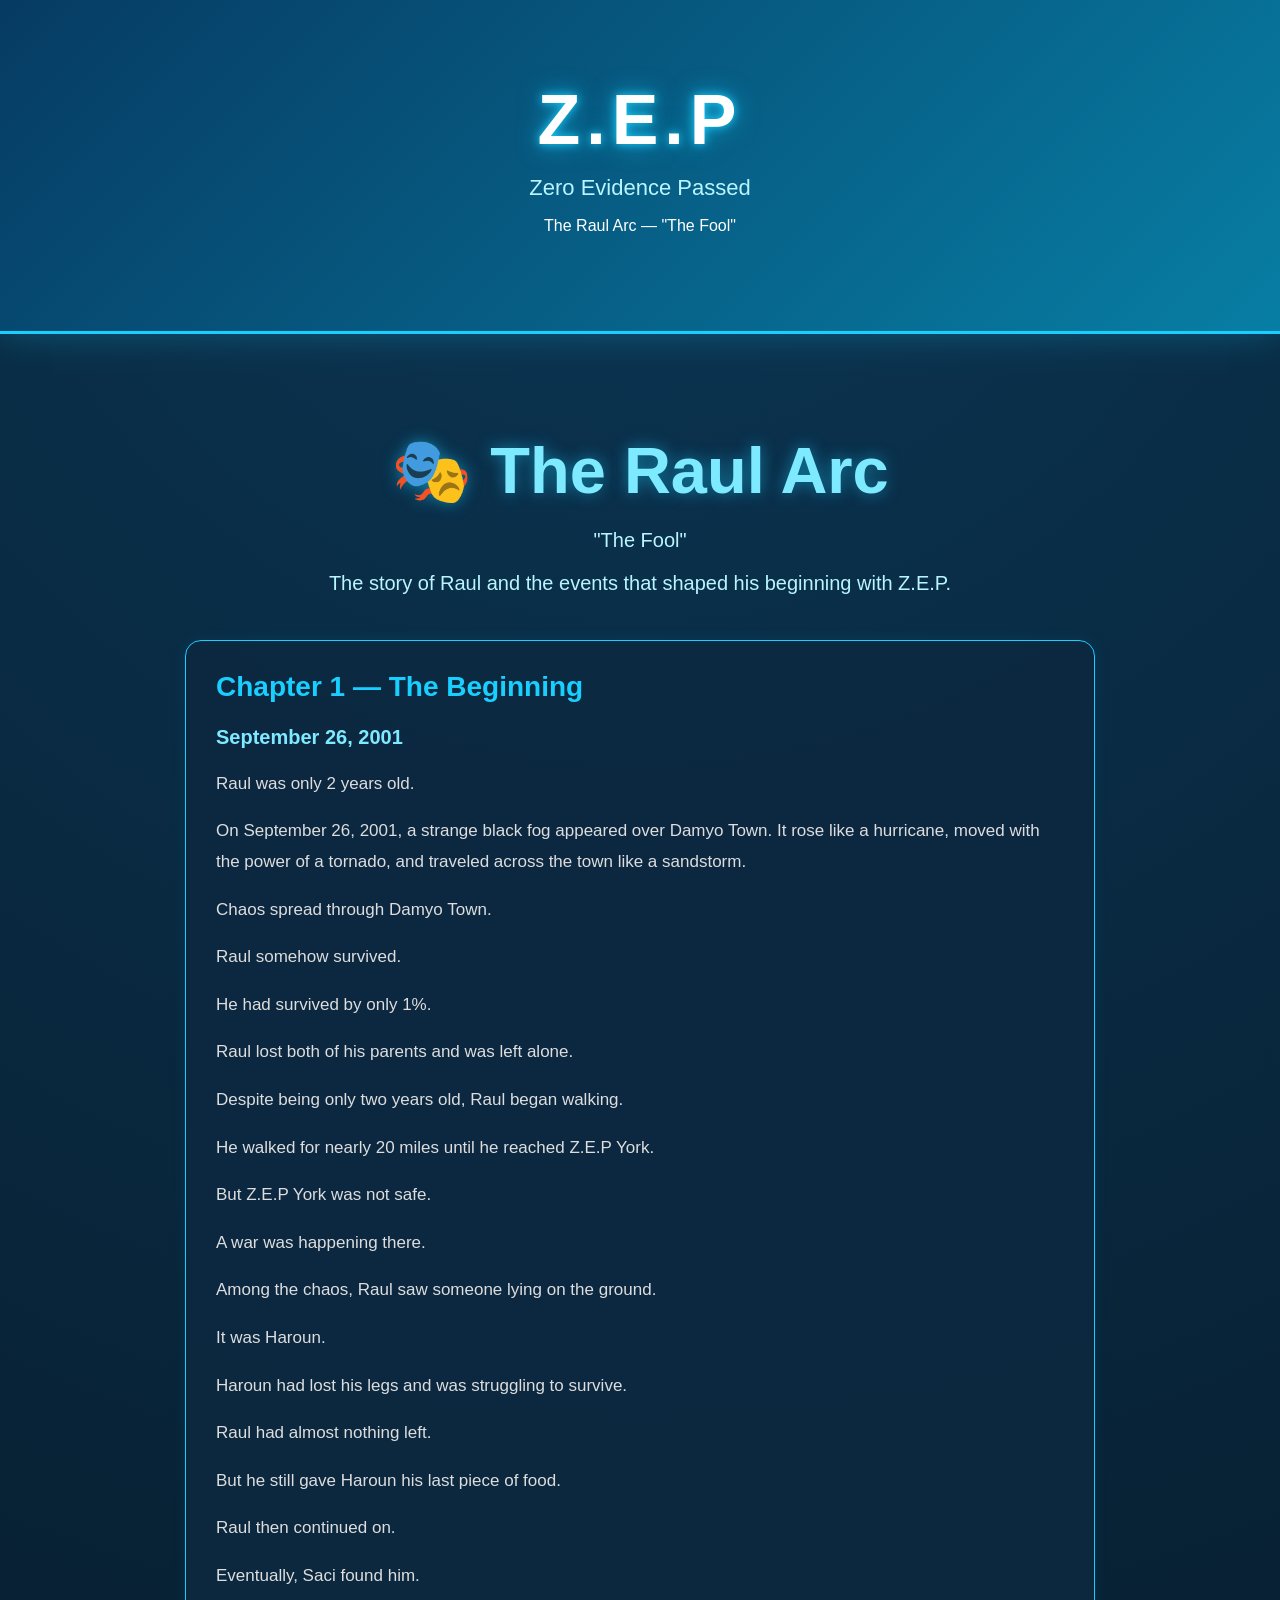
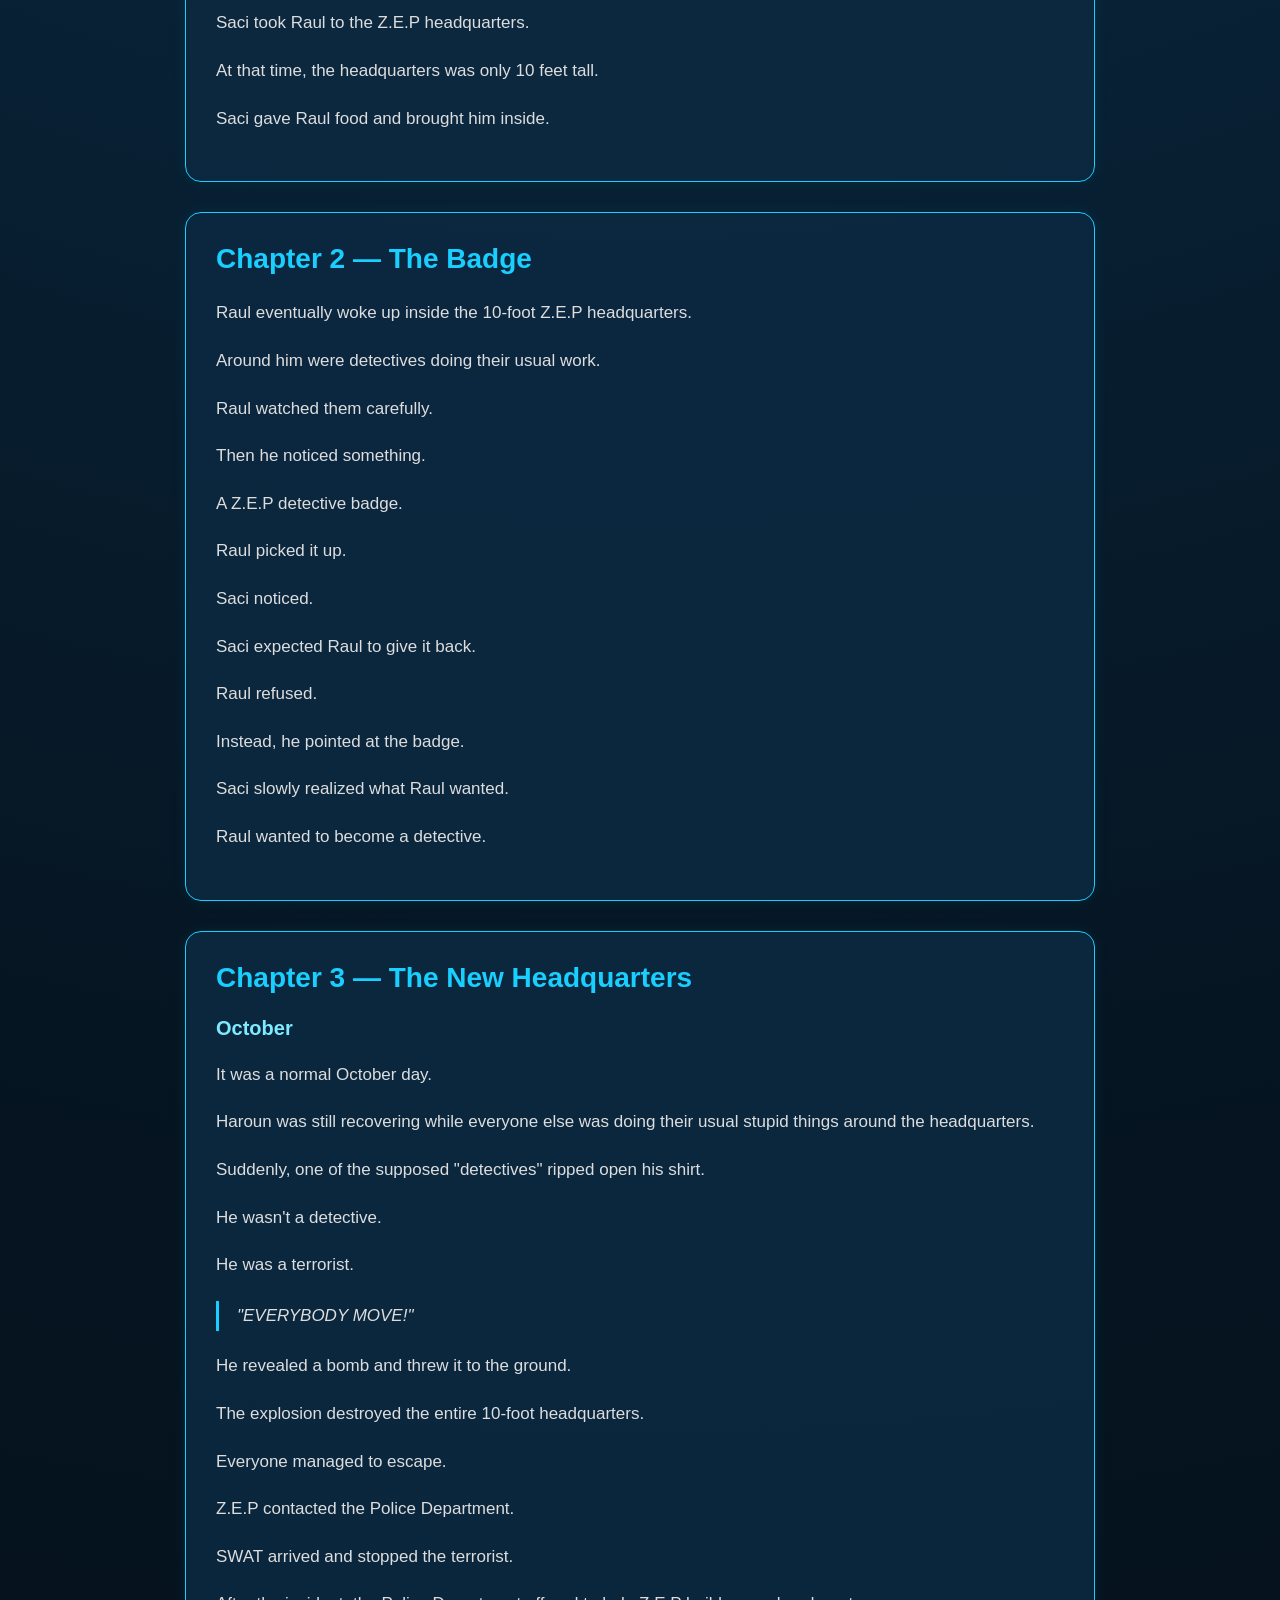
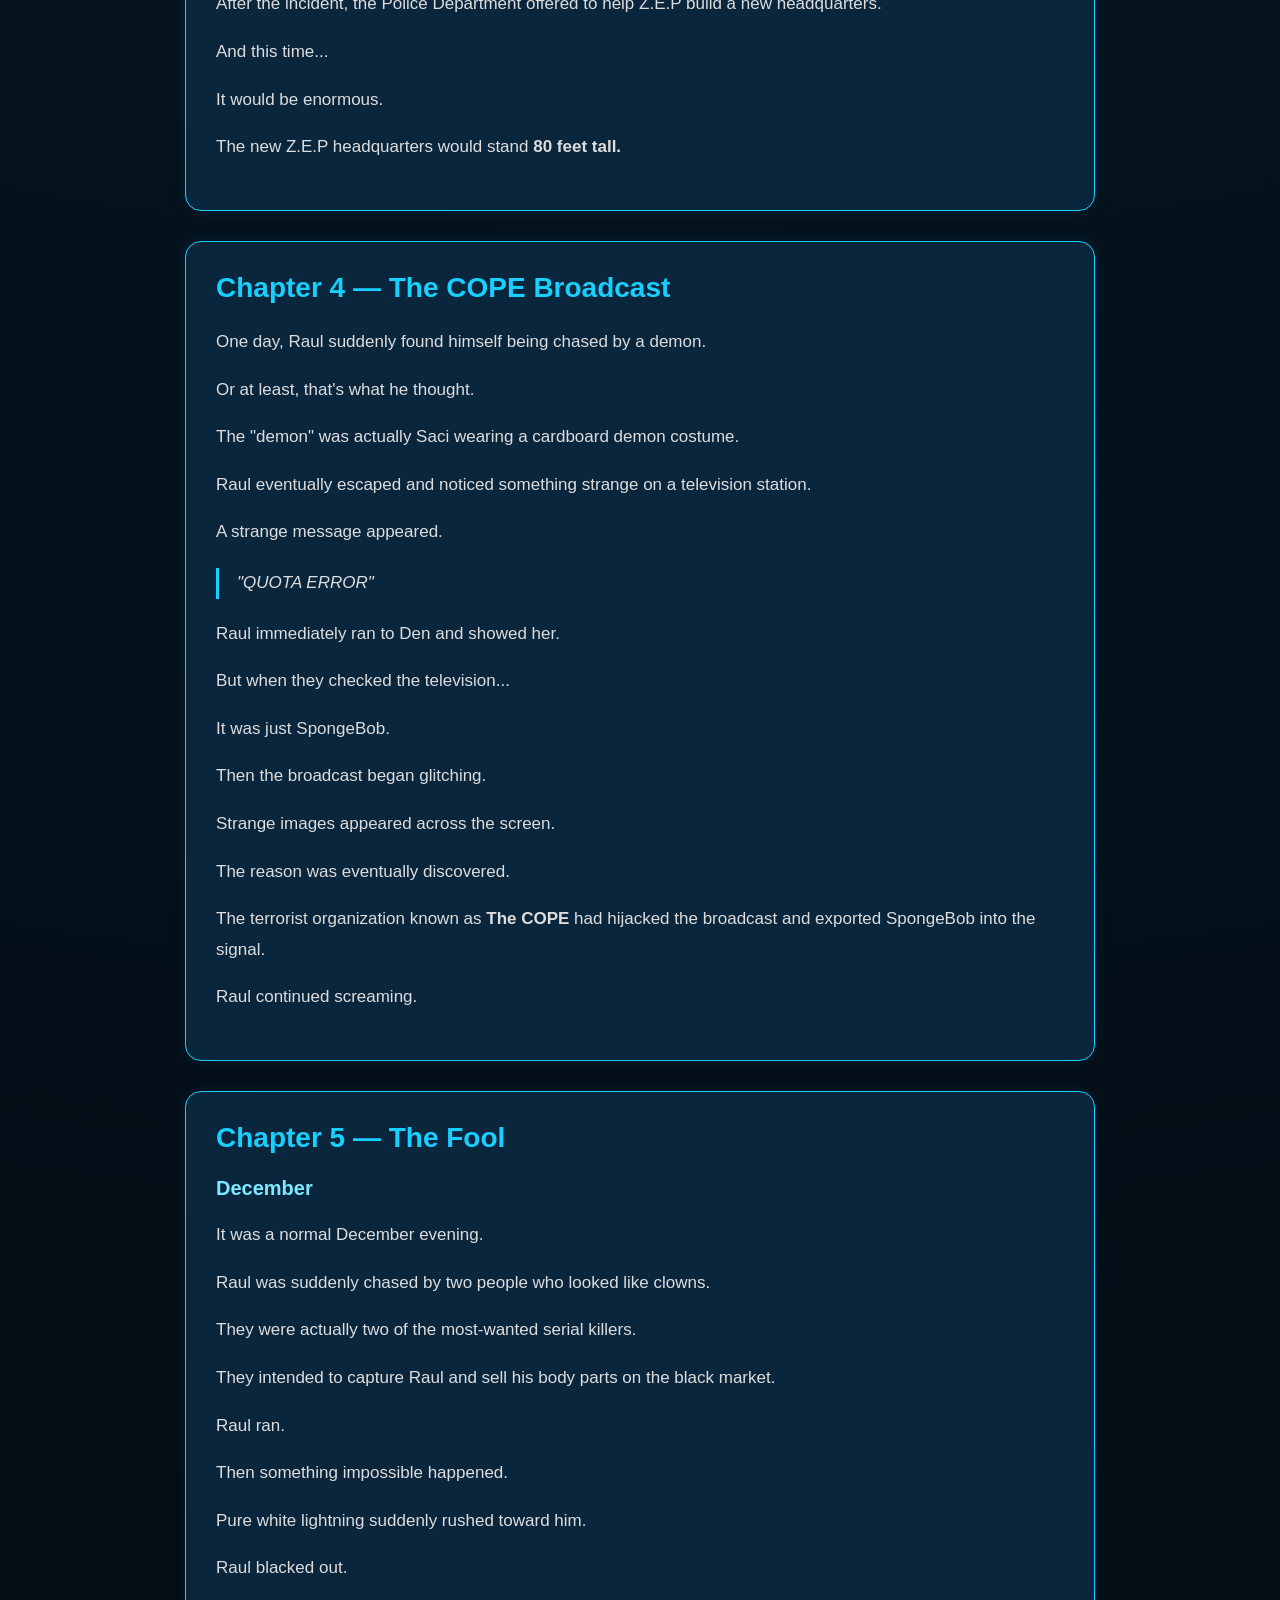
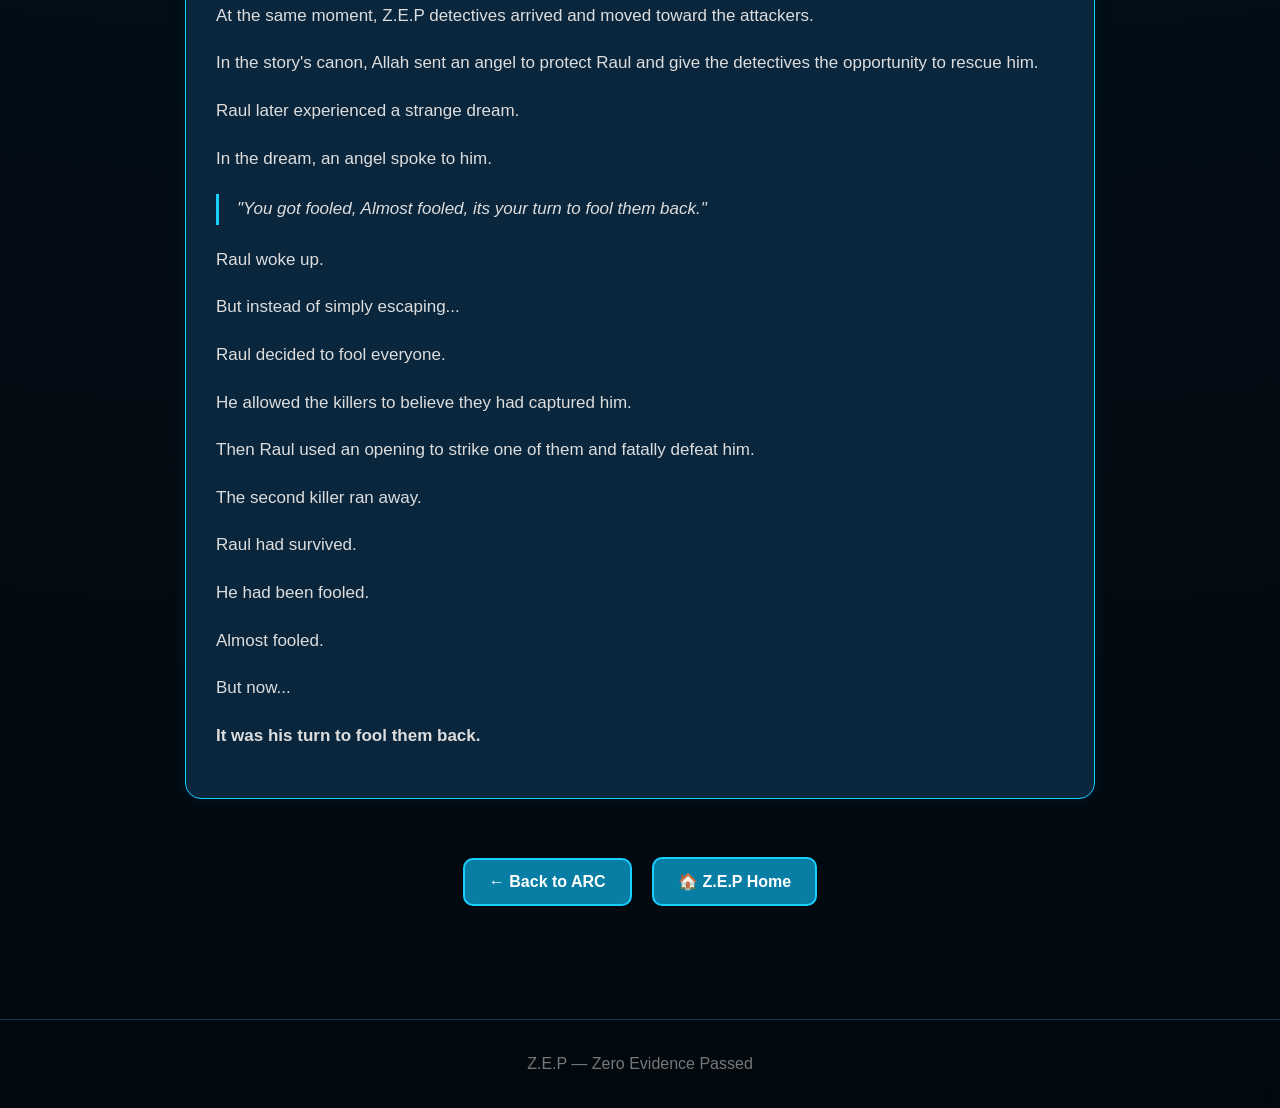
<file: raul.htmL>
<!DOCTYPE html>
<html lang="en">

<head>
    <meta charset="UTF-8">
    <meta name="viewport" content="width=device-width, initial-scale=1.0">

    <title>The Raul Arc — The Fool | Z.E.P</title>

    <link rel="icon" type="image/png"
        href="ChatGPT%20Image%2027%20sept.%202026,%2023_31_23.png">

    <link rel="stylesheet" href="style.css">

    <style>
        .story {
            max-width: 950px;
            margin: auto;
            padding: 55px 20px;
            text-align: left;
        }

        .story-header {
            text-align: center;
            margin-bottom: 45px;
        }

        .story-header h1 {
            font-size: clamp(40px, 7vw, 65px);
            color: #7eeaff;
            margin-bottom: 10px;

            text-shadow:
                0 0 15px rgba(25, 207, 255, 0.5);
        }

        .story-header p {
            color: #b9f5ff;
            font-size: 20px;
        }

        .chapter {
            background: rgba(11, 41, 64, 0.92);
            border: 1px solid #19cfff;
            border-radius: 16px;

            padding: 30px;
            margin: 30px 0;

            box-shadow:
                0 0 15px rgba(25, 207, 255, 0.08);

            transition:
                transform 0.25s ease,
                box-shadow 0.25s ease;
        }

        .chapter:hover {
            transform: translateY(-4px);

            box-shadow:
                0 0 25px rgba(25, 207, 255, 0.2);
        }

        .chapter h2 {
            color: #19cfff;
            margin-top: 0;
            font-size: 28px;
        }

        .chapter h3 {
            color: #7eeaff;
            font-size: 20px;
        }

        .chapter p {
            color: #dddddd;
            line-height: 1.8;
            font-size: 17px;
        }

        .quote {
            border-left: 3px solid #19cfff;
            padding-left: 18px;
            margin: 20px 0;

            color: #b9f5ff;
            font-style: italic;
        }

        .story-buttons {
            text-align: center;
            margin: 50px 0 20px;
        }

        .story-buttons a {
            display: inline-block;

            margin: 8px;
            padding: 13px 24px;

            background: #087ea4;
            border: 2px solid #19cfff;
            border-radius: 10px;

            color: white;
            text-decoration: none;
            font-weight: bold;

            transition:
                background 0.2s ease,
                color 0.2s ease,
                transform 0.2s ease;
        }

        .story-buttons a:hover {
            background: #19cfff;
            color: #061522;
            transform: translateY(-2px);
        }
    </style>
</head>

<body>

    <header>

        <h1>Z.E.P</h1>

        <p class="subtitle">
            Zero Evidence Passed
        </p>

        <p>
            The Raul Arc — "The Fool"
        </p>

    </header>


    <main class="story">

        <div class="story-header">

            <h1>🎭 The Raul Arc</h1>

            <p>
                "The Fool"
            </p>

            <p>
                The story of Raul and the events that shaped his beginning with Z.E.P.
            </p>

        </div>


        <!-- CHAPTER 1 -->

        <section class="chapter">

            <h2>Chapter 1 — The Beginning</h2>

            <h3>September 26, 2001</h3>

            <p>
                Raul was only 2 years old.
            </p>

            <p>
                On September 26, 2001, a strange black fog appeared over Damyo Town.
                It rose like a hurricane, moved with the power of a tornado,
                and traveled across the town like a sandstorm.
            </p>

            <p>
                Chaos spread through Damyo Town.
            </p>

            <p>
                Raul somehow survived.
            </p>

            <p>
                He had survived by only 1%.
            </p>

            <p>
                Raul lost both of his parents and was left alone.
            </p>

            <p>
                Despite being only two years old, Raul began walking.
            </p>

            <p>
                He walked for nearly 20 miles until he reached Z.E.P York.
            </p>

            <p>
                But Z.E.P York was not safe.
            </p>

            <p>
                A war was happening there.
            </p>

            <p>
                Among the chaos, Raul saw someone lying on the ground.
            </p>

            <p>
                It was Haroun.
            </p>

            <p>
                Haroun had lost his legs and was struggling to survive.
            </p>

            <p>
                Raul had almost nothing left.
            </p>

            <p>
                But he still gave Haroun his last piece of food.
            </p>

            <p>
                Raul then continued on.
            </p>

            <p>
                Eventually, Saci found him.
            </p>

            <p>
                Saci took Raul to the Z.E.P headquarters.
            </p>

            <p>
                At that time, the headquarters was only 10 feet tall.
            </p>

            <p>
                Saci gave Raul food and brought him inside.
            </p>

        </section>


        <!-- CHAPTER 2 -->

        <section class="chapter">

            <h2>Chapter 2 — The Badge</h2>

            <p>
                Raul eventually woke up inside the 10-foot Z.E.P headquarters.
            </p>

            <p>
                Around him were detectives doing their usual work.
            </p>

            <p>
                Raul watched them carefully.
            </p>

            <p>
                Then he noticed something.
            </p>

            <p>
                A Z.E.P detective badge.
            </p>

            <p>
                Raul picked it up.
            </p>

            <p>
                Saci noticed.
            </p>

            <p>
                Saci expected Raul to give it back.
            </p>

            <p>
                Raul refused.
            </p>

            <p>
                Instead, he pointed at the badge.
            </p>

            <p>
                Saci slowly realized what Raul wanted.
            </p>

            <p>
                Raul wanted to become a detective.
            </p>

        </section>


        <!-- CHAPTER 3 -->

        <section class="chapter">

            <h2>Chapter 3 — The New Headquarters</h2>

            <h3>October</h3>

            <p>
                It was a normal October day.
            </p>

            <p>
                Haroun was still recovering while everyone else was doing
                their usual stupid things around the headquarters.
            </p>

            <p>
                Suddenly, one of the supposed "detectives" ripped open his shirt.
            </p>

            <p>
                He wasn't a detective.
            </p>

            <p>
                He was a terrorist.
            </p>

            <p class="quote">
                "EVERYBODY MOVE!"
            </p>

            <p>
                He revealed a bomb and threw it to the ground.
            </p>

            <p>
                The explosion destroyed the entire 10-foot headquarters.
            </p>

            <p>
                Everyone managed to escape.
            </p>

            <p>
                Z.E.P contacted the Police Department.
            </p>

            <p>
                SWAT arrived and stopped the terrorist.
            </p>

            <p>
                After the incident, the Police Department offered to help
                Z.E.P build a new headquarters.
            </p>

            <p>
                And this time...
            </p>

            <p>
                It would be enormous.
            </p>

            <p>
                The new Z.E.P headquarters would stand
                <strong>80 feet tall.</strong>
            </p>

        </section>


        <!-- CHAPTER 4 -->

        <section class="chapter">

            <h2>Chapter 4 — The COPE Broadcast</h2>

            <p>
                One day, Raul suddenly found himself being chased by a demon.
            </p>

            <p>
                Or at least, that's what he thought.
            </p>

            <p>
                The "demon" was actually Saci wearing a cardboard demon costume.
            </p>

            <p>
                Raul eventually escaped and noticed something strange
                on a television station.
            </p>

            <p>
                A strange message appeared.
            </p>

            <p class="quote">
                "QUOTA ERROR"
            </p>

            <p>
                Raul immediately ran to Den and showed her.
            </p>

            <p>
                But when they checked the television...
            </p>

            <p>
                It was just SpongeBob.
            </p>

            <p>
                Then the broadcast began glitching.
            </p>

            <p>
                Strange images appeared across the screen.
            </p>

            <p>
                The reason was eventually discovered.
            </p>

            <p>
                The terrorist organization known as <strong>The COPE</strong>
                had hijacked the broadcast and exported SpongeBob into the signal.
            </p>

            <p>
                Raul continued screaming.
            </p>

        </section>


        <!-- CHAPTER 5 -->

        <section class="chapter">

            <h2>Chapter 5 — The Fool</h2>

            <h3>December</h3>

            <p>
                It was a normal December evening.
            </p>

            <p>
                Raul was suddenly chased by two people who looked like clowns.
            </p>

            <p>
                They were actually two of the most-wanted serial killers.
            </p>

            <p>
                They intended to capture Raul and sell his body parts
                on the black market.
            </p>

            <p>
                Raul ran.
            </p>

            <p>
                Then something impossible happened.
            </p>

            <p>
                Pure white lightning suddenly rushed toward him.
            </p>

            <p>
                Raul blacked out.
            </p>

            <p>
                At the same moment, Z.E.P detectives arrived
                and moved toward the attackers.
            </p>

            <p>
                In the story's canon, Allah sent an angel to protect Raul
                and give the detectives the opportunity to rescue him.
            </p>

            <p>
                Raul later experienced a strange dream.
            </p>

            <p>
                In the dream, an angel spoke to him.
            </p>

            <p class="quote">
                "You got fooled, Almost fooled, its your turn to fool them back."
            </p>

            <p>
                Raul woke up.
            </p>

            <p>
                But instead of simply escaping...
            </p>

            <p>
                Raul decided to fool everyone.
            </p>

            <p>
                He allowed the killers to believe they had captured him.
            </p>

            <p>
                Then Raul used an opening to strike one of them
                and fatally defeat him.
            </p>

            <p>
                The second killer ran away.
            </p>

            <p>
                Raul had survived.
            </p>

            <p>
                He had been fooled.
            </p>

            <p>
                Almost fooled.
            </p>

            <p>
                But now...
            </p>

            <p>
                <strong>It was his turn to fool them back.</strong>
            </p>

        </section>


        <div class="story-buttons">

            <a href="arcs.html">
                ← Back to ARC
            </a>

            <a href="index.html">
                🏠 Z.E.P Home
            </a>

        </div>

    </main>


    <footer>

        Z.E.P — Zero Evidence Passed

    </footer>

</body>

</html>
</file>
<file: style.css>
/* ================================
   Z.E.P — Zero Evidence Passed
   Main Website Styles
   ================================ */

* {
    box-sizing: border-box;
}

html {
    scroll-behavior: smooth;
}

body {
    margin: 0;
    font-family: Arial, Helvetica, sans-serif;
    background:
        radial-gradient(circle at top, #0b3654 0%, #061522 45%, #02090f 100%);
    color: white;
    text-align: center;
    min-height: 100vh;
}


/* ================================
   HEADER
   ================================ */

header {
    padding: 80px 20px;
    background:
        linear-gradient(135deg, #063b63, #087ea4);
    border-bottom: 3px solid #19cfff;
    box-shadow: 0 0 35px rgba(25, 207, 255, 0.25);
}

header h1 {
    font-size: clamp(45px, 8vw, 70px);
    margin: 0;
    letter-spacing: 6px;
    text-shadow:
        0 0 10px #19cfff,
        0 0 25px rgba(25, 207, 255, 0.6);
}

.subtitle {
    font-size: 22px;
    color: #b9f5ff;
    margin: 15px 0 5px;
}

header p:last-child {
    color: #ffffff;
    font-size: 16px;
}


/* ================================
   MAIN CONTENT
   ================================ */

section {
    max-width: 950px;
    margin: auto;
    padding: 55px 20px;
}


/* ================================
   CARDS
   ================================ */

.card {
    background: rgba(11, 41, 64, 0.9);
    border: 1px solid #19cfff;
    border-radius: 16px;
    padding: 30px;
    margin: 25px 0;

    box-shadow:
        0 0 12px rgba(25, 207, 255, 0.08),
        inset 0 0 20px rgba(25, 207, 255, 0.03);

    transition:
        transform 0.25s ease,
        box-shadow 0.25s ease,
        border-color 0.25s ease;
}

.card:hover {
    transform: translateY(-5px);

    border-color: #7eeaff;

    box-shadow:
        0 0 20px rgba(25, 207, 255, 0.3),
        0 0 45px rgba(25, 207, 255, 0.08);
}

.card h2 {
    color: #7eeaff;
    font-size: 28px;
    margin-top: 0;
}

.card p {
    color: #dddddd;
    line-height: 1.7;
    font-size: 17px;
}


/* ================================
   ARC CARDS
   ================================ */

.arc-card {
    border: 2px solid #19cfff;

    background:
        linear-gradient(
            145deg,
            rgba(8, 126, 164, 0.25),
            rgba(11, 41, 64, 0.95)
        );

    box-shadow:
        0 0 20px rgba(25, 207, 255, 0.12);
}

.arc-card h2 {
    color: #19cfff;
}


/* ================================
   BUTTONS
   ================================ */

.button {
    display: inline-block;

    margin-top: 18px;
    padding: 13px 25px;

    background: #087ea4;
    border: 2px solid #19cfff;
    border-radius: 10px;

    color: white;
    text-decoration: none;
    font-weight: bold;

    transition:
        background 0.2s ease,
        color 0.2s ease,
        transform 0.2s ease,
        box-shadow 0.2s ease;
}

.button:hover {
    background: #19cfff;
    color: #061522;

    transform: translateY(-2px);

    box-shadow:
        0 0 15px rgba(25, 207, 255, 0.6);
}


/* ================================
   PAGE TITLES
   ================================ */

.page-title {
    font-size: 48px;
    color: #7eeaff;

    text-shadow:
        0 0 15px rgba(25, 207, 255, 0.5);
}


/* ================================
   LINKS
   ================================ */

a {
    transition: 0.2s ease;
}


/* ================================
   FOOTER
   ================================ */

footer {
    padding: 35px 20px;
    margin-top: 30px;

    color: #777;

    border-top: 1px solid #12384d;

    background: rgba(2, 9, 15, 0.8);
}


/* ==================================================
   CHARACTER PAGE — NEW STYLES
   ================================================== */

/*
   These styles only affect elements that use
   character-page-specific classes.

   The original Z.E.P website styling above remains intact.
*/

.characters-container {
    max-width: 1100px;
    margin: 0 auto;
    padding: 55px 20px;
}


/* CHARACTER GRID */

.character-grid {
    display: grid;
    grid-template-columns: repeat(2, minmax(0, 1fr));
    gap: 25px;
    margin-top: 35px;
}


/* CHARACTER CARDS */

.character-card {
    background: rgba(11, 41, 64, 0.9);

    border: 1px solid #19cfff;
    border-radius: 16px;

    padding: 30px;

    text-align: center;

    box-shadow:
        0 0 12px rgba(25, 207, 255, 0.08),
        inset 0 0 20px rgba(25, 207, 255, 0.03);

    transition:
        transform 0.25s ease,
        box-shadow 0.25s ease,
        border-color 0.25s ease;
}

.character-card:hover {
    transform: translateY(-5px);

    border-color: #7eeaff;

    box-shadow:
        0 0 20px rgba(25, 207, 255, 0.3),
        0 0 45px rgba(25, 207, 255, 0.08);
}

.character-card h2 {
    margin-top: 0;

    color: #7eeaff;

    font-size: 28px;

    text-shadow:
        0 0 8px rgba(25, 207, 255, 0.3);
}

.character-card p {
    color: #dddddd;

    line-height: 1.7;

    font-size: 16px;

    margin: 10px 0;
}


/* CHARACTER ROLE */

.character-role {
    color: #19cfff !important;

    font-weight: bold;

    margin-bottom: 15px;
}


/* CHARACTER DESCRIPTION */

.character-description {
    color: #dddddd;
}


/* CHARACTER NAVIGATION */

.navigation {
    margin-top: 40px;

    display: flex;

    justify-content: center;

    align-items: center;

    gap: 15px;

    flex-wrap: wrap;
}


/* ================================
   MOBILE
   ================================ */

@media (max-width: 700px) {

    .character-grid {
        grid-template-columns: 1fr;
    }

    .character-card {
        padding: 25px;
    }

    .characters-container {
        padding: 35px 15px;
    }

    .navigation {
        flex-direction: column;
    }

    .navigation .button {
        width: 80%;
        max-width: 280px;
    }
}


@media (max-width: 600px) {

    header {
        padding: 60px 15px;
    }

    header h1 {
        letter-spacing: 3px;
    }

    section {
        padding: 35px 15px;
    }

    .card {
        padding: 22px;
    }

    .card h2 {
        font-size: 24px;
    }

    .card p {
        font-size: 16px;
    }

    .button {
        width: 80%;
        max-width: 280px;
    }

    .page-title {
        font-size: 38px;
    }
}
</file>
